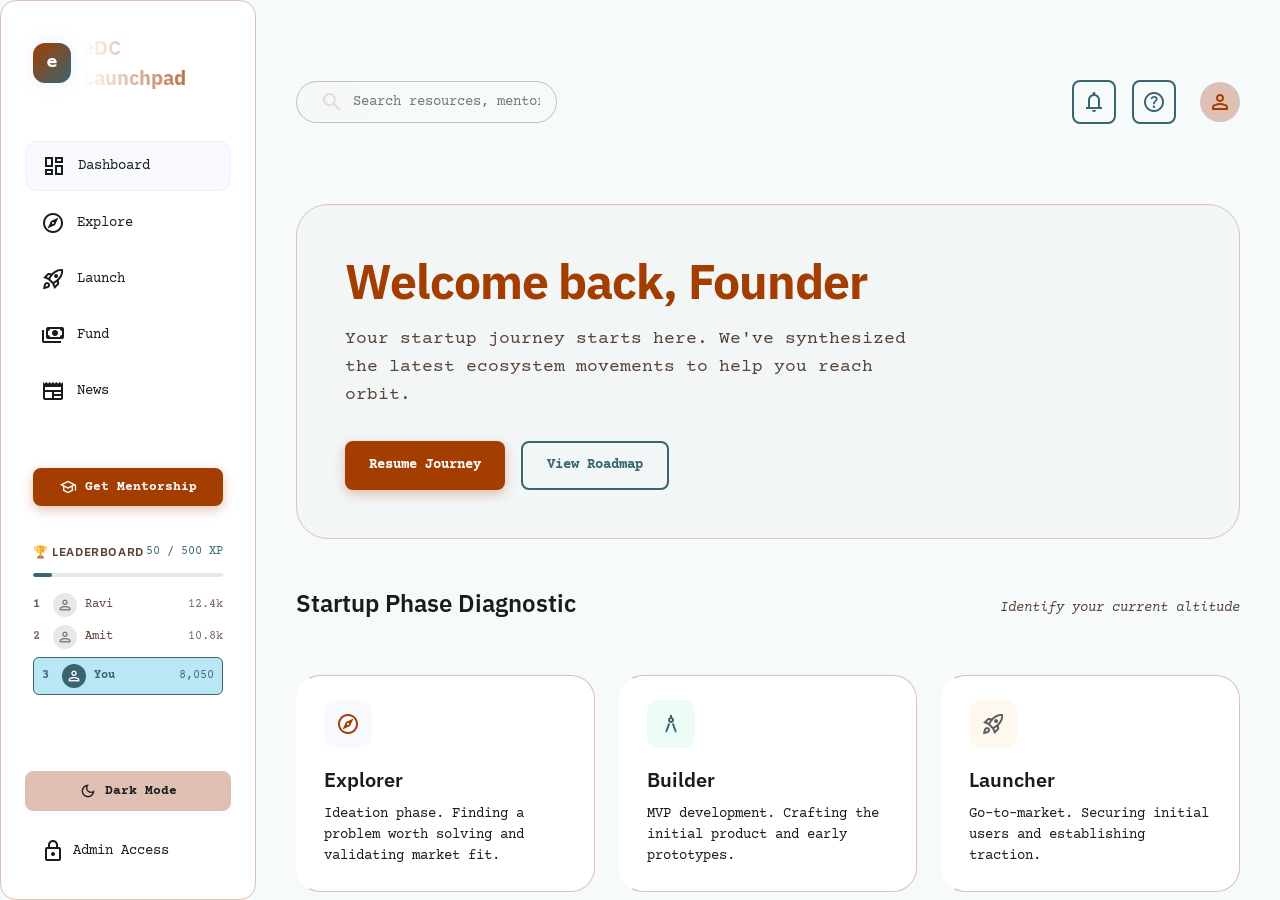
<file: index.html>
<!DOCTYPE html>
<html lang="en">
<head>
  <meta charset="UTF-8">
  <meta name="viewport" content="width=device-width, initial-scale=1.0">
  <title>eDC Launchpad - Dashboard</title>
  <link rel="stylesheet" href="style.css">
</head>
<body>
  <div class="app-container">
    <!-- Navigation Sidebar -->
    <div id="sidebar-container"></div>

    <!-- Main Content Area -->
    <main class="main-content animate-fade-in">
      <div class="space-y-12" style="display: flex; flex-direction: column; gap: 3rem;">
        
        <!-- Top App Bar -->
        <div style="display: flex; justify-content: space-between; align-items: center; margin-bottom: 2rem;">
          <div class="relative w-full" style="max-width: 28rem; position: relative;">
            <span class="material-symbols-outlined search-icon" style="font-variation-settings: 'FILL' 0">search</span>
            <input class="search-input" style="padding: 0.75rem 1rem 0.75rem 3.5rem; font-size: 0.875rem; border-radius: 9999px;" placeholder="Search resources, mentors, startups..." type="text">
          </div>
          <div style="display: flex; align-items: center; gap: 1.5rem;">
            <div style="display: flex; gap: 1rem;">
              <button class="btn btn-secondary" style="border: none; padding: 0.5rem; border-radius: 50%;">
                <span class="material-symbols-outlined" style="font-variation-settings: 'FILL' 0">notifications</span>
              </button>
              <button class="btn btn-secondary" style="border: none; padding: 0.5rem; border-radius: 50%;">
                <span class="material-symbols-outlined" style="font-variation-settings: 'FILL' 0">help_outline</span>
              </button>
            </div>
            <div style="width: 2.5rem; height: 2.5rem; border-radius: 50%; border: 2px solid rgba(173, 198, 255, 0.2); display: flex; align-items: center; justify-content: center; background: var(--color-outline-variant); color: var(--color-primary);">
              <span class="material-symbols-outlined" style="font-size: 1.5rem;">person</span>
            </div>
          </div>
        </div>

        <!-- Hero Banner -->
        <section class="glass-panel" style="position: relative; overflow: hidden; border-radius: 2rem; padding: 3rem; border: 1px solid var(--color-outline-variant); background: rgba(var(--glass-color-rgb), 0.02);">
          <div style="position: relative; z-index: 10; display: flex; flex-direction: column; justify-content: center;">
            <h2 class="font-display-lg text-primary" style="margin-bottom: 1rem;">Welcome back, Founder</h2>
            <p class="font-body-lg" style="max-width: 36rem; margin-bottom: 2rem;">Your startup journey starts here. We've synthesized the latest ecosystem movements to help you reach orbit.</p>
            <div style="display: flex; gap: 1rem;">
              <a href="launch.html" class="btn btn-primary">Resume Journey</a>
              <a href="#" class="btn btn-secondary">View Roadmap</a>
            </div>
          </div>
        </section>

        <!-- Stage Diagnostic Wizard -->
        <section style="display: flex; flex-direction: column; gap: 1.5rem;">
          <div style="display: flex; justify-content: space-between; align-items: flex-end;">
            <h3 class="font-headline-md">Startup Phase Diagnostic</h3>
            <p class="text-on-surface-variant font-body-sm" style="font-style: italic;">Identify your current altitude</p>
          </div>
          
          <div class="dashboard-grid" style="display: grid; grid-template-columns: repeat(auto-fit, minmax(220px, 1fr)); gap: 1.5rem;">
            <!-- Explorer -->
            <a href="explore.html?stage=explorer" class="glass-panel glass-card" style="border-radius: 1.5rem; padding: 1.5rem; text-decoration: none; color: inherit; display: flex; flex-direction: column; border-left: 4px solid transparent;">
              <div style="width: 3rem; height: 3rem; border-radius: 0.75rem; background: rgba(173, 198, 255, 0.1); display: flex; align-items: center; justify-content: center; color: var(--color-primary); margin-bottom: 1rem;">
                <span class="material-symbols-outlined" style="font-variation-settings: 'FILL' 0">explore</span>
              </div>
              <h4 class="font-headline-md" style="font-size: 1.25rem; margin-bottom: 0.5rem;">Explorer</h4>
              <p class="font-body-sm">Ideation phase. Finding a problem worth solving and validating market fit.</p>
            </a>
            
            <!-- Builder -->
            <a href="explore.html?stage=builder" class="glass-panel glass-card" style="border-radius: 1.5rem; padding: 1.5rem; text-decoration: none; color: inherit; display: flex; flex-direction: column; border-left: 4px solid transparent;">
              <div style="width: 3rem; height: 3rem; border-radius: 0.75rem; background: rgba(78, 222, 163, 0.1); display: flex; align-items: center; justify-content: center; color: var(--color-secondary); margin-bottom: 1rem;">
                <span class="material-symbols-outlined" style="font-variation-settings: 'FILL' 0">architecture</span>
              </div>
              <h4 class="font-headline-md" style="font-size: 1.25rem; margin-bottom: 0.5rem;">Builder</h4>
              <p class="font-body-sm">MVP development. Crafting the initial product and early prototypes.</p>
            </a>
            
            <!-- Launcher -->
            <a href="explore.html?stage=launcher" class="glass-panel glass-card" style="border-radius: 1.5rem; padding: 1.5rem; text-decoration: none; color: inherit; display: flex; flex-direction: column; border-left: 4px solid transparent;">
              <div style="width: 3rem; height: 3rem; border-radius: 0.75rem; background: rgba(255, 185, 95, 0.1); display: flex; align-items: center; justify-content: center; color: var(--color-tertiary); margin-bottom: 1rem;">
                <span class="material-symbols-outlined" style="font-variation-settings: 'FILL' 0">rocket_launch</span>
              </div>
              <h4 class="font-headline-md" style="font-size: 1.25rem; margin-bottom: 0.5rem;">Launcher</h4>
              <p class="font-body-sm">Go-to-market. Securing initial users and establishing traction.</p>
            </a>
            
            <!-- Scaler -->
            <a href="explore.html?stage=scaler" class="glass-panel glass-card" style="border-radius: 1.5rem; padding: 1.5rem; text-decoration: none; color: inherit; display: flex; flex-direction: column; border-left: 4px solid transparent;">
              <div style="width: 3rem; height: 3rem; border-radius: 0.75rem; background: rgba(173, 198, 255, 0.1); display: flex; align-items: center; justify-content: center; color: var(--color-primary-container); margin-bottom: 1rem;">
                <span class="material-symbols-outlined" style="font-variation-settings: 'FILL' 0">trending_up</span>
              </div>
              <h4 class="font-headline-md" style="font-size: 1.25rem; margin-bottom: 0.5rem;">Scaler</h4>
              <p class="font-body-sm">Expansion phase. Optimizing unit economics and entering new markets.</p>
            </a>
          </div>
        </section>

        <!-- Quick Stats Row -->
        <section style="display: grid; grid-template-columns: repeat(auto-fit, minmax(320px, 1fr)); gap: 2rem;">
          <!-- Launch Progress -->
          <div class="glass-panel" style="border-radius: 1.5rem; padding: 2rem; cursor: pointer;" onclick="window.location.href='launch.html'">
            <div style="display: flex; justify-content: space-between; align-items: center; margin-bottom: 1.5rem;">
              <h3 class="font-headline-md">Resource Access Progress</h3>
              <span class="bg-secondary/15" style="border: 1px solid rgba(78, 222, 163, 0.3); color: var(--color-secondary); padding: 0.25rem 0.75rem; border-radius: 9999px; font-size: 0.75rem; font-weight: 600;">Ecosystem</span>
            </div>
            
            <div style="display: flex; flex-direction: column; gap: 1rem;">
              <div style="display: flex; justify-content: space-between; font-size: 0.875rem;">
                <span class="text-on-surface-variant">Resources connected: <span id="dash-milestones-text">0 / 4</span></span>
                <span class="text-secondary font-bold" id="dash-milestones-percent">0%</span>
              </div>
              <div class="progress-track">
                <div class="progress-fill secondary emerald-glow" id="dash-progress-fill" style="width: 0%;"></div>
              </div>
              <ul style="list-style: none; margin-top: 1rem; display: flex; flex-direction: column; gap: 0.75rem;">
                <li style="display: flex; align-items: center; gap: 0.75rem;" id="dash-task-item-1">
                  <span class="material-symbols-outlined text-on-surface-variant" style="font-variation-settings: 'FILL' 0">radio_button_unchecked</span>
                  <span class="text-on-surface-variant">HPC Facility Access</span>
                </li>
                <li style="display: flex; align-items: center; gap: 0.75rem;" id="dash-task-item-2">
                  <span class="material-symbols-outlined text-on-surface-variant" style="font-variation-settings: 'FILL' 0">radio_button_unchecked</span>
                  <span class="text-on-surface-variant">Makerspace Registration</span>
                </li>
              </ul>
            </div>
          </div>

          <!-- YC Deadline Warning -->
          <div class="glass-panel" style="border-radius: 1.5rem; padding: 2rem;">
            <div style="display: flex; justify-content: space-between; align-items: center; margin-bottom: 1.5rem;">
              <h3 class="font-headline-md">Deadline Alerts</h3>
              <span class="material-symbols-outlined text-tertiary" style="font-variation-settings: 'FILL' 1">event_note</span>
            </div>
            
            <div class="glass-card" style="border: 1px solid rgba(255, 185, 95, 0.2); background: rgba(255, 185, 95, 0.04); border-radius: 1rem; padding: 1.5rem; display: flex; justify-content: space-between; align-items: center;">
              <div>
                <p class="text-tertiary font-bold font-headline-md" style="font-size: 1.25rem;">YC S26 Application</p>
                <p class="text-on-surface-variant font-body-sm">Final submission window closing soon</p>
              </div>
              <div style="text-align: right;">
                <p class="text-tertiary font-display-lg" style="font-size: 2.25rem; line-height: 1;">5</p>
                <p class="text-tertiary font-label-md" style="font-size: 0.6875rem; text-transform: uppercase;">Days Left</p>
              </div>
            </div>
            <a href="fund.html" class="btn btn-secondary" style="width: 100%; margin-top: 1.5rem; text-align: center;">View All Deadlines</a>
          </div>
        </section>

      </div>
    </main>

    <!-- Leaderboard Sidebar -->
    <div id="leaderboard-container"></div>
  </div>

  <!-- Shared JavaScript Libraries -->
  <script src="db.js"></script>
  <script src="xp.js"></script>

  <!-- Page Specific JavaScript -->
  <script>
    document.addEventListener("DOMContentLoaded", () => {
      // Load progress indicators on Dashboard dynamically!
      const loadDashboardProgress = () => {
        const savedCampus = localStorage.getItem("campus_resources_applied");
        const campus = savedCampus ? JSON.parse(savedCampus) : {};

        const resources = ['makerspace', 'itto', 'rd_partnership', 'hpc', 'tech_support'];
        const completedTasks = resources.filter(key => campus[key] && campus[key].submitted).length;
        const totalTasks = resources.length;
        const percent = Math.round((completedTasks / totalTasks) * 100);

        const milestonesText = document.getElementById("dash-milestones-text");
        const milestonesPercent = document.getElementById("dash-milestones-percent");
        const progressFill = document.getElementById("dash-progress-fill");

        if (milestonesText) milestonesText.innerText = `${completedTasks} / ${totalTasks}`;
        if (milestonesPercent) milestonesPercent.innerText = `${percent}%`;
        if (progressFill) progressFill.style.width = `${percent}%`;

        // Update task lists status dynamically
        const task1El = document.getElementById("dash-task-item-1");
        const task2El = document.getElementById("dash-task-item-2");

        if (task1El) {
          task1El.innerHTML = campus.hpc && campus.hpc.submitted
            ? `<span class="material-symbols-outlined text-secondary" style="font-variation-settings: 'FILL' 1">check_circle</span>
               <span class="text-on-surface">HPC Facility Access Requested</span>`
            : `<span class="material-symbols-outlined text-on-surface-variant" style="font-variation-settings: 'FILL' 0">radio_button_unchecked</span>
               <span class="text-on-surface-variant">HPC Facility Access</span>`;
        }

        if (task2El) {
          task2El.innerHTML = campus.makerspace && campus.makerspace.submitted
            ? `<span class="material-symbols-outlined text-secondary" style="font-variation-settings: 'FILL' 1">check_circle</span>
               <span class="text-on-surface">Makerspace Registration Complete</span>`
            : `<span class="material-symbols-outlined text-on-surface-variant" style="font-variation-settings: 'FILL' 0">radio_button_unchecked</span>
               <span class="text-on-surface-variant">Makerspace Registration</span>`;
        }
      };

      loadDashboardProgress();

      // Recalculate dashboard progress if user edits checklists elsewhere
      window.addEventListener("xp-updated", loadDashboardProgress);
    });
  </script>
</body>
</html>
</file>
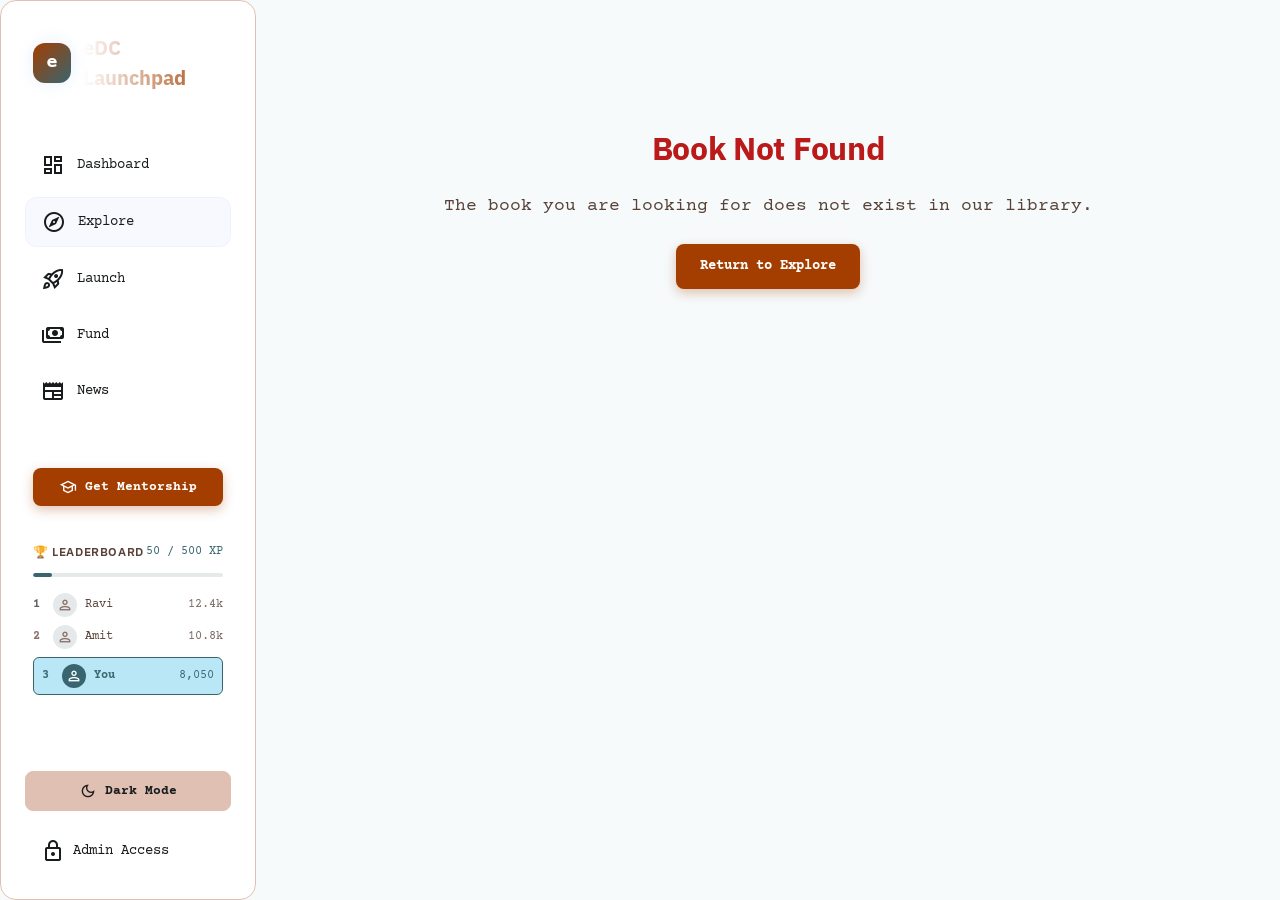
<file: book.html>
<!DOCTYPE html>
<html lang="en">
<head>
  <meta charset="UTF-8">
  <meta name="viewport" content="width=device-width, initial-scale=1.0">
  <title>eDC Launchpad - Book Detail</title>
  <link rel="stylesheet" href="style.css">
</head>
<body>
  <div class="app-container">
    <!-- Navigation Sidebar -->
    <div id="sidebar-container"></div>

    <!-- Main Content Area -->
    <main class="main-content animate-fade-in" id="book-content-container">
      <!-- Loader or Error screen placeholder -->
      <div style="padding: 3rem 0; text-align: center; color: var(--color-on-surface-variant);">
        Loading book details...
      </div>
    </main>

    <!-- Leaderboard Sidebar -->
    <div id="leaderboard-container"></div>
  </div>

  <!-- Shared Javascript -->
  <script src="db.js"></script>
  <script src="xp.js"></script>

  <!-- Page specific script -->
  <script>
    document.addEventListener("DOMContentLoaded", () => {
      const urlParams = new URLSearchParams(window.location.search);
      const bookId = urlParams.get('id');

      const getCompletedResources = () => {
        const saved = localStorage.getItem("completed_resources");
        return saved ? JSON.parse(saved) : { "lean-startup": true };
      };

      const getBookmarkedResources = () => {
        const saved = localStorage.getItem("bookmarked_resources");
        return saved ? JSON.parse(saved) : {};
      };

      // Load specific book
      const book = (window.booksData || []).find(b => b.id === bookId);
      const mainContainer = document.getElementById("book-content-container");

      if (!book) {
        if (mainContainer) {
          mainContainer.innerHTML = `
            <div style="max-width: 44rem; margin: 3rem auto; text-align: center; display: flex; flex-direction: column; gap: 1.5rem; align-items: center;">
              <h2 class="font-headline-lg text-error">Book Not Found</h2>
              <p class="font-body-lg text-on-surface-variant">The book you are looking for does not exist in our library.</p>
              <a href="explore.html" class="btn btn-primary">Return to Explore</a>
            </div>
          `;
        }
        return;
      }

      // Render book details
      const renderBookDetails = () => {
        const completed = getCompletedResources();
        const bookmarks = getBookmarkedResources();

        const isDone = completed[book.id];
        const isBookmarked = bookmarks[book.id];

        // 3 similar books
        const similar = (window.booksData || [])
          .filter(b => b.id !== book.id)
          .slice(0, 3);

        mainContainer.innerHTML = `
          <div class="detail-layout">
            <!-- Back Nav -->
            <a href="explore.html" class="btn btn-secondary btn-icon-sm" style="width: fit-content; border: none; padding-left: 0; display: flex; align-items: center; gap: 0.5rem; color: var(--color-primary);">
              <span class="material-symbols-outlined" style="font-size: 1.25rem;">arrow_back</span>
              Back to Explore
            </a>

            <!-- Header Panel -->
            <div class="glass-panel book-header-panel">
              <!-- Large Cover -->
              <div class="book-cover-large">
                <img src="${book.coverUrl}" alt="${book.title}">
                ${isDone ? `
                  <div class="card-check" style="top: 0.75rem; right: 0.75rem;">
                    <span class="material-symbols-outlined text-sm font-bold">check</span>
                  </div>
                ` : ''}
                <div class="card-xp-badge" style="bottom: 0.75rem; left: 0.75rem;">+${book.xp} XP</div>
              </div>

              <!-- Information column -->
              <div class="book-info-col">
                <div>
                  <span class="type-tag">📖 ${book.type}</span>
                  <h1 class="font-headline-lg" style="margin-top: 0.5rem; line-height: 1.2;">${book.title}</h1>
                  <p class="font-body-md" style="margin-top: 0.25rem;">By <span class="text-primary font-label-md">${book.author}</span></p>
                </div>

                <div class="meta-stats-row">
                  <div class="meta-stat">
                    <span class="material-symbols-outlined text-tertiary" style="font-variation-settings: 'FILL' 1">star</span>
                    <strong>${book.rating}</strong>
                    <span>(${book.reviews} reviews)</span>
                  </div>
                  <div class="meta-stat">
                    <span class="material-symbols-outlined">bar_chart</span>
                    <span>${book.difficulty}</span>
                  </div>
                  <div class="meta-stat">
                    <span class="material-symbols-outlined">schedule</span>
                    <span>${book.time}</span>
                  </div>
                </div>

                <div class="stage-tags-row">
                  ${book.stage.map(stg => `<span class="stage-tag">${stg}</span>`).join('')}
                </div>

                <div class="actions-row">
                  ${isDone ? `
                    <button class="btn btn-completed" style="flex: 1;"><span class="material-symbols-outlined font-bold" style="font-size: 1rem;">check</span>Completed (+${book.xp} XP)</button>
                  ` : `
                    <button class="btn btn-primary" style="flex: 1;" onclick="handleMarkCompleted()"><span class="material-symbols-outlined font-bold" style="font-size: 1rem;">check</span>Mark as Done</button>
                  `}

                  <button class="btn btn-secondary ${isBookmarked ? 'btn-bookmark-active' : ''}" style="display: flex; gap: 0.5rem;" onclick="handleToggleBookmark()">
                    <span class="material-symbols-outlined" style="font-variation-settings: 'FILL' ${isBookmarked ? 1 : 0}; font-size: 1.125rem;">bookmark</span>
                    <span>${isBookmarked ? 'Bookmarked' : 'Bookmark'}</span>
                  </button>
                </div>
              </div>
            </div>

            <!-- About Section -->
            <div class="glass-panel info-panel">
              <h2>📝 About This Book</h2>
              <p class="about-text">${book.description}</p>
              
              ${book.keyTakeaways && book.keyTakeaways.length > 0 ? `
                <div style="margin-top: 1.5rem;">
                  <h3 class="font-label-md" style="margin-bottom: 0.75rem; color: var(--color-on-surface);">Key Takeaways:</h3>
                  <div class="bullets-grid">
                    ${book.keyTakeaways.map(t => `
                      <div class="bullet-li">
                        <span class="bullet-dot">•</span>
                        <span>${t}</span>
                      </div>
                    `).join('')}
                  </div>
                </div>
              ` : ''}
            </div>

            <!-- PDF Viewer Embedded -->
            <div class="glass-panel info-panel">
              <div class="pdf-viewer-header">
                <h2 style="border: none; padding-bottom: 0; margin-bottom: 0; display: flex; align-items: center; gap: 0.5rem;">
                  <span class="material-symbols-outlined text-primary" style="font-size: 1.5rem;">menu_book</span>
                  📄 Read / Preview
                </h2>
                <div style="display: flex; gap: 0.75rem;">
                  <a href="${book.pdfPath}" target="_blank" rel="noreferrer" class="btn btn-secondary btn-icon-sm" style="display: flex; align-items: center; gap: 0.25rem;">
                    <span class="material-symbols-outlined" style="font-size: 0.875rem;">open_in_new</span>
                    Open in Tab
                  </a>
                  <a href="${book.pdfPath}" download class="btn btn-primary btn-icon-sm" style="display: flex; align-items: center; gap: 0.25rem; font-size: 0.75rem;">
                    <span class="material-symbols-outlined" style="font-size: 0.875rem;">download</span>
                    Download PDF
                  </a>
                </div>
              </div>
              
              <!-- PDF Iframe -->
              <div class="pdf-iframe-container">
                <iframe src="${book.pdfPath}" title="${book.title}" allow="autoplay"></iframe>
              </div>
            </div>

            <!-- Similar Books Section -->
            <div style="display: flex; flex-direction: column; gap: 1rem;">
              <h2 class="font-headline-md">📚 Similar Books</h2>
              <div class="grid-similar">
                ${similar.map(sim => {
                  const isSimDone = completed[sim.id];
                  return `
                    <div class="glass-card similar-card" onclick="window.location.href='book.html?id=${sim.id}'; window.scrollTo({top: 0, behavior: 'smooth'});">
                      <div class="similar-cover">
                        <img src="${sim.coverUrl}" alt="${sim.title}">
                        ${isSimDone ? `
                          <div class="card-check" style="width: 1.25rem; height: 1.25rem; top: 0.25rem; right: 0.25rem;">
                            <span class="material-symbols-outlined text-[10px] font-bold">check</span>
                          </div>
                        ` : ''}
                      </div>
                      <div class="similar-info">
                        <div>
                          <h4>${sim.title}</h4>
                          <p class="font-body-sm" style="font-size: 0.6875rem;">By ${sim.author}</p>
                        </div>
                        <div class="similar-footer">
                          <span>+${sim.xp} XP</span>
                          <span style="color: var(--color-secondary); font-weight: 600; text-transform: uppercase; letter-spacing: 0.05em;">${sim.difficulty}</span>
                        </div>
                      </div>
                    </div>
                  `;
                }).join('')}
              </div>
            </div>

          </div>
        `;
      };

      // Handler functions
      window.handleMarkCompleted = () => {
        const completed = getCompletedResources();
        completed[book.id] = true;
        localStorage.setItem("completed_resources", JSON.stringify(completed));
        window.dispatchEvent(new Event("xp-updated"));
        if (window.updateXPUI) window.updateXPUI();
        renderBookDetails();
      };

      window.handleToggleBookmark = () => {
        const bookmarks = getBookmarkedResources();
        bookmarks[book.id] = !bookmarks[book.id];
        localStorage.setItem("bookmarked_resources", JSON.stringify(bookmarks));
        window.dispatchEvent(new Event("xp-updated"));
        if (window.updateXPUI) window.updateXPUI();
        renderBookDetails();
      };

      // Initial Render
      renderBookDetails();
    });
  </script>
</body>
</html>
</file>
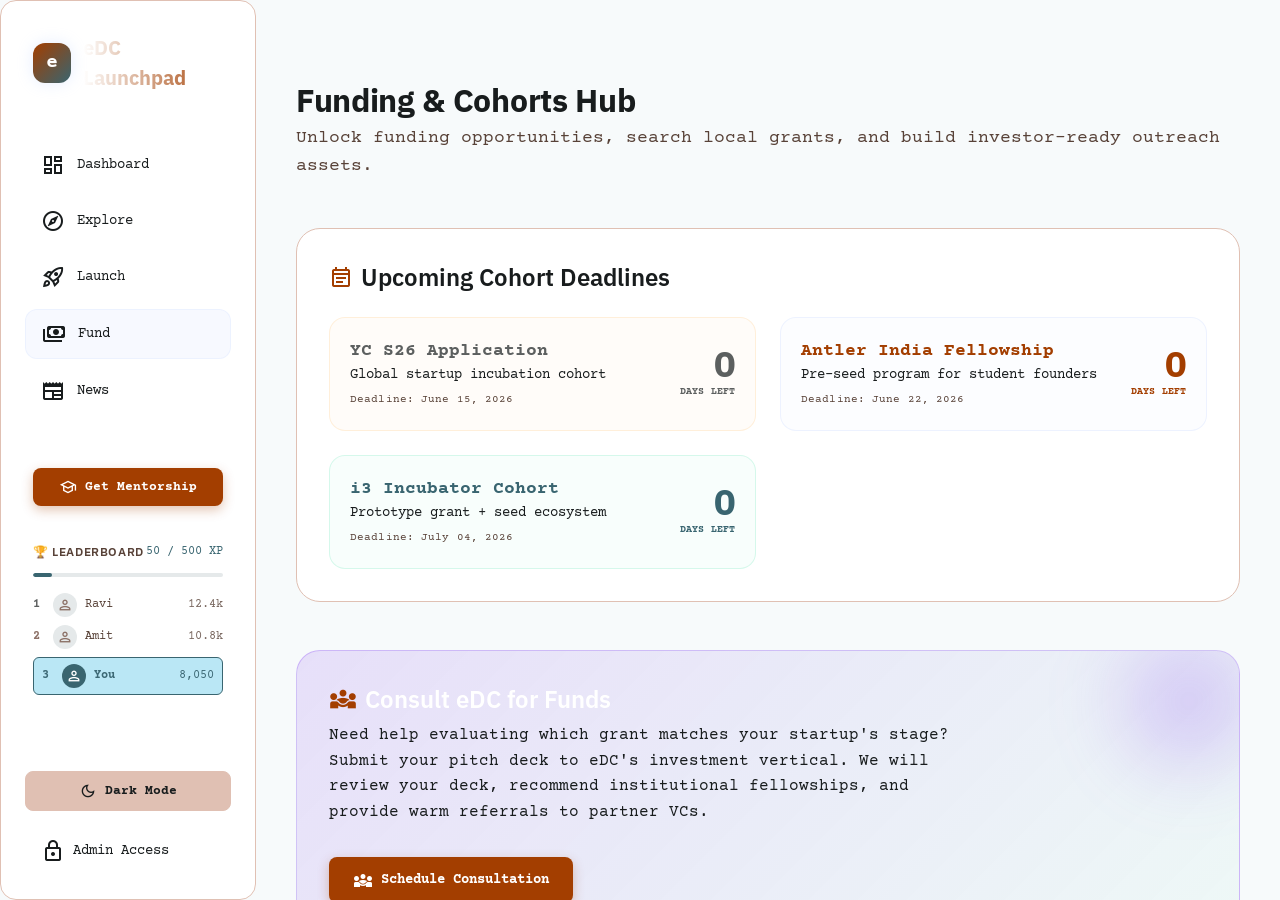
<file: fund.html>
<!DOCTYPE html>
<html lang="en">
<head>
  <meta charset="UTF-8">
  <meta name="viewport" content="width=device-width, initial-scale=1.0">
  <title>eDC Launchpad - Funding & Cohorts</title>
  <link rel="stylesheet" href="style.css">
</head>
<body>
  <div class="app-container">
    <!-- Navigation Sidebar -->
    <div id="sidebar-container"></div>

    <!-- Main Content Area -->
    <main class="main-content animate-fade-in">
      <div class="space-y-12" style="display: flex; flex-direction: column; gap: 3rem;">
        
        <!-- Header -->
        <div>
          <h1 class="font-headline-lg">Funding & Cohorts Hub</h1>
          <p class="font-body-lg" style="margin-top: 0.25rem;">Unlock funding opportunities, search local grants, and build investor-ready outreach assets.</p>
        </div>

        <!-- DEADLINE TRACKER -->
        <section class="glass-panel" style="border-radius: 1.5rem; padding: 2rem;">
          <h3 class="font-headline-md" style="margin-bottom: 1.5rem; display: flex; align-items: center; gap: 0.5rem;">
            <span class="material-symbols-outlined text-primary" style="font-size: 1.5rem;">event_note</span>
            Upcoming Cohort Deadlines
          </h3>
          
          <div style="display: grid; grid-template-columns: repeat(auto-fit, minmax(280px, 1fr)); gap: 1.5rem;">
            <!-- Deadline 1 -->
            <div class="glass-card" style="border: 1px solid rgba(255, 185, 95, 0.2); background: rgba(255, 185, 95, 0.04); border-radius: 1rem; padding: 1.25rem; display: flex; justify-content: space-between; align-items: center;">
              <div>
                <h4 style="font-size: 1.125rem; font-weight: 600; color: var(--color-tertiary);">YC S26 Application</h4>
                <p class="font-body-sm">Global startup incubation cohort</p>
                <p class="font-label-md text-on-surface-variant" style="font-size: 0.6875rem; margin-top: 0.25rem; font-weight: 500;">Deadline: June 15, 2026</p>
              </div>
              <div style="text-align: right; flex-shrink: 0;">
                <p class="text-tertiary font-display-lg" id="yc-days" style="font-size: 2.25rem; line-height: 1; margin: 0;">5</p>
                <p class="text-tertiary font-label-md" style="font-size: 0.625rem; text-transform: uppercase; margin: 0;">Days Left</p>
              </div>
            </div>

            <!-- Deadline 2 -->
            <div class="glass-card" style="border: 1px solid rgba(173, 198, 255, 0.2); background: rgba(173, 198, 255, 0.04); border-radius: 1rem; padding: 1.25rem; display: flex; justify-content: space-between; align-items: center;">
              <div>
                <h4 style="font-size: 1.125rem; font-weight: 600; color: var(--color-primary);">Antler India Fellowship</h4>
                <p class="font-body-sm">Pre-seed program for student founders</p>
                <p class="font-label-md text-on-surface-variant" style="font-size: 0.6875rem; margin-top: 0.25rem; font-weight: 500;">Deadline: June 22, 2026</p>
              </div>
              <div style="text-align: right; flex-shrink: 0;">
                <p class="text-primary font-display-lg" id="antler-days" style="font-size: 2.25rem; line-height: 1; margin: 0;">12</p>
                <p class="text-primary font-label-md" style="font-size: 0.625rem; text-transform: uppercase; margin: 0;">Days Left</p>
              </div>
            </div>

            <!-- Deadline 3 -->
            <div class="glass-card" style="border: 1px solid rgba(78, 222, 163, 0.2); background: rgba(78, 222, 163, 0.04); border-radius: 1rem; padding: 1.25rem; display: flex; justify-content: space-between; align-items: center;">
              <div>
                <h4 style="font-size: 1.125rem; font-weight: 600; color: var(--color-secondary);">i3 Incubator Cohort</h4>
                <p class="font-body-sm">Prototype grant + seed ecosystem</p>
                <p class="font-label-md text-on-surface-variant" style="font-size: 0.6875rem; margin-top: 0.25rem; font-weight: 500;">Deadline: July 04, 2026</p>
              </div>
              <div style="text-align: right; flex-shrink: 0;">
                <p class="text-secondary font-display-lg" id="i3-days" style="font-size: 2.25rem; line-height: 1; margin: 0;">24</p>
                <p class="text-secondary font-label-md" style="font-size: 0.625rem; text-transform: uppercase; margin: 0;">Days Left</p>
              </div>
            </div>
          </div>
        </section>

        <!-- CONSULT EDC BANNER -->
        <section class="glass-panel" style="border-radius: 1.5rem; padding: 2rem; background: linear-gradient(135deg, rgba(138, 75, 243, 0.15) 0%, rgba(78, 222, 163, 0.05) 100%); border: 1px solid rgba(138, 75, 243, 0.3); position: relative; overflow: hidden; display: flex; align-items: center; justify-content: space-between; flex-wrap: wrap; gap: 2rem;">
          <!-- Glowing background accent -->
          <div style="position: absolute; right: -50px; top: -50px; width: 200px; height: 200px; background: radial-gradient(circle, rgba(138, 75, 243, 0.3) 0%, transparent 70%); pointer-events: none; filter: blur(30px);"></div>
          
          <div style="max-width: 650px; z-index: 1;">
            <h3 class="font-headline-md" style="margin-bottom: 0.5rem; color: #fff; display: flex; align-items: center; gap: 0.5rem; margin-top: 0;">
              <span class="material-symbols-outlined text-primary" style="font-size: 1.75rem;">diversity_3</span>
              Consult eDC for Funds
            </h3>
            <p class="font-body-md" style="color: var(--text-secondary); margin: 0; line-height: 1.6;">
              Need help evaluating which grant matches your startup's stage? Submit your pitch deck to eDC's investment vertical. We will review your deck, recommend institutional fellowships, and provide warm referrals to partner VCs.
            </p>
          </div>
          <div style="z-index: 1; flex-shrink: 0;">
            <button onclick="openConsultFundsModal()" class="btn btn-primary flex items-center gap-2" style="font-weight: 600; padding: 0.8rem 1.5rem; border-radius: 1rem; border: none; cursor: pointer; box-shadow: 0 0 20px rgba(138, 75, 243, 0.4); display: flex; align-items: center;">
              <span class="material-symbols-outlined" style="font-size: 1.25rem;">diversity_3</span>
              Schedule Consultation
            </button>
          </div>
        </section>

        <!-- FILTERABLE FUNDING DATABASE -->
        <section class="glass-panel" style="border-radius: 1.5rem; padding: 2rem;">
          <div style="display: flex; flex-direction: column; gap: 1rem; margin-bottom: 2rem;">
            <h3 class="font-headline-md" style="display: flex; align-items: center; gap: 0.5rem; margin: 0;">
              <span class="material-symbols-outlined text-primary" style="font-size: 1.5rem;">monetization_on</span>
              Grants & Funding Opportunity Database
            </h3>
            <p class="font-body-md text-on-surface-variant" style="margin: 0;">Discover matching institutional fellowships, research grants, incubator programs, and venture capital cohorts.</p>
            
            <!-- Filters & Search Bar -->
            <div style="display: flex; flex-direction: column; gap: 1rem; margin-top: 1rem; background: rgba(var(--glass-color-rgb),0.02); padding: 1.25rem; border-radius: 1rem; border: 1px solid var(--color-outline-variant);">
              <div style="position: relative; width: 100%;">
                <span class="material-symbols-outlined" style="position: absolute; left: 1rem; top: 50%; transform: translateY(-50%); color: var(--color-outline);">search</span>
                <input type="text" id="funding-search" class="form-input" placeholder="Search by name, sponsor, or keyword..." style="width: 100%; box-sizing: border-box; padding-left: 2.75rem;">
              </div>
              
              <div style="display: flex; flex-wrap: wrap; gap: 1.5rem; align-items: center;">
                <div style="display: flex; align-items: center; gap: 0.5rem;">
                  <span class="font-label-md text-on-surface-variant" style="font-size: 0.75rem; text-transform: uppercase;">Type:</span>
                  <div style="display: flex; gap: 0.375rem;" id="filter-type">
                    <button class="stage-tag active" data-type="all">All</button>
                    <button class="stage-tag" data-type="grant">Grants</button>
                    <button class="stage-tag" data-type="vc">VC Funds</button>
                    <button class="stage-tag" data-type="incubator">Incubators</button>
                  </div>
                </div>
                
                <div style="display: flex; align-items: center; gap: 0.5rem;">
                  <span class="font-label-md text-on-surface-variant" style="font-size: 0.75rem; text-transform: uppercase;">Stage:</span>
                  <div style="display: flex; gap: 0.375rem;" id="filter-stage">
                    <button class="stage-tag active" data-stage="all">All</button>
                    <button class="stage-tag" data-stage="ideation">Ideation</button>
                    <button class="stage-tag" data-stage="mvp">MVP</button>
                    <button class="stage-tag" data-stage="scale">Scale</button>
                  </div>
                </div>
              </div>
            </div>
          </div>
          
          <!-- Funding Opportunities Grid -->
          <div id="funding-grid" style="display: grid; grid-template-columns: repeat(auto-fit, minmax(320px, 1fr)); gap: 1.5rem;">
            <!-- Rendered dynamically -->
          </div>
        </section>

        <!-- FUNDRAISING & PITCH RESOURCES -->
        <section class="glass-panel" style="border-radius: 1.5rem; padding: 2rem;">
          <h3 class="font-headline-md" style="margin-bottom: 1.5rem; display: flex; align-items: center; gap: 0.5rem;">
            <span class="material-symbols-outlined text-primary" style="font-size: 1.5rem;">menu_book</span>
            Fundraising & Pitch Playbooks
          </h3>
          
          <div style="display: grid; grid-template-columns: repeat(auto-fit, minmax(240px, 1fr)); gap: 1.5rem;">
            <!-- Resource 1 -->
            <div class="glass-card" style="border-radius: 1rem; padding: 1.25rem; display: flex; flex-direction: column; justify-content: space-between; min-height: 12rem;">
              <div>
                <span class="material-symbols-outlined text-primary" style="font-size: 2rem; margin-bottom: 0.75rem;">presentation_play</span>
                <h4 style="font-size: 1rem; font-weight: 600; color: var(--color-on-surface); margin-bottom: 0.375rem;">IITD Pitch Deck Template</h4>
                <p class="font-body-sm" style="color: var(--color-on-surface-variant); font-size: 0.8125rem;">Standardized 10-slide deck recommended for FITT, incubators, and local seed grants evaluations.</p>
              </div>
              <a href="https://docs.google.com/presentation" target="_blank" class="btn btn-secondary btn-icon-sm" style="font-size: 0.75rem; padding: 0.5rem; margin-top: 1.25rem; text-align: center; display: flex; justify-content: center; gap: 0.25rem; border-color: var(--color-outline-variant);">
                <span class="material-symbols-outlined" style="font-size: 0.875rem;">download</span> Open Template
              </a>
            </div>

            <!-- Resource 2 -->
            <div class="glass-card" style="border-radius: 1rem; padding: 1.25rem; display: flex; flex-direction: column; justify-content: space-between; min-height: 12rem;">
              <div>
                <span class="material-symbols-outlined text-secondary" style="font-size: 2rem; margin-bottom: 0.75rem;">import_contacts</span>
                <h4 style="font-size: 1rem; font-weight: 600; color: var(--color-on-surface); margin-bottom: 0.375rem;">Blume Ventures Playbook</h4>
                <p class="font-body-sm" style="color: var(--color-on-surface-variant); font-size: 0.8125rem;">Deep-dive guide mapping structural equity, cap-table configurations, and valuation math in India.</p>
              </div>
              <a href="https://blume.vc" target="_blank" class="btn btn-secondary btn-icon-sm" style="font-size: 0.75rem; padding: 0.5rem; margin-top: 1.25rem; text-align: center; display: flex; justify-content: center; gap: 0.25rem; border-color: var(--color-outline-variant);">
                <span class="material-symbols-outlined" style="font-size: 0.875rem;">north_east</span> Read Playbook
              </a>
            </div>

            <!-- Resource 3 -->
            <div class="glass-card" style="border-radius: 1rem; padding: 1.25rem; display: flex; flex-direction: column; justify-content: space-between; min-height: 12rem;">
              <div>
                <span class="material-symbols-outlined text-tertiary" style="font-size: 2rem; margin-bottom: 0.75rem;">ondemand_video</span>
                <h4 style="font-size: 1rem; font-weight: 600; color: var(--color-on-surface); margin-bottom: 0.375rem;">YC Seed Pitch Guide</h4>
                <p class="font-body-sm" style="color: var(--color-on-surface-variant); font-size: 0.8125rem;">Y Combinator's core principles for pitching seed investors, slide hierarchy, and narration tips.</p>
              </div>
              <a href="https://www.ycombinator.com/library" target="_blank" class="btn btn-secondary btn-icon-sm" style="font-size: 0.75rem; padding: 0.5rem; margin-top: 1.25rem; text-align: center; display: flex; justify-content: center; gap: 0.25rem; border-color: var(--color-outline-variant);">
                <span class="material-symbols-outlined" style="font-size: 0.875rem;">north_east</span> View Guide
              </a>
            </div>

            <!-- Resource 4 -->
            <div class="glass-card" style="border-radius: 1rem; padding: 1.25rem; display: flex; flex-direction: column; justify-content: space-between; min-height: 12rem;">
              <div>
                <span class="material-symbols-outlined text-primary" style="font-size: 2rem; margin-bottom: 0.75rem;">campaign</span>
                <h4 style="font-size: 1rem; font-weight: 600; color: var(--color-on-surface); margin-bottom: 0.375rem;">eDC Pitch Review Clinic</h4>
                <p class="font-body-sm" style="color: var(--color-on-surface-variant); font-size: 0.8125rem;">Schedule an office hour session with eDC tech vertical coordinators to review and critique your slides.</p>
              </div>
              <button onclick="openMentorshipModal()" class="btn btn-primary btn-icon-sm" style="font-size: 0.75rem; padding: 0.5rem; margin-top: 1.25rem; text-align: center; display: flex; justify-content: center; gap: 0.25rem; border: none; font-weight: 600;">
                <span class="material-symbols-outlined" style="font-size: 0.875rem;">event</span> Book Clinic Slot
              </button>
            </div>
          </div>
        </section>

      </div>
    </main>

    <!-- Leaderboard Sidebar -->
    <div id="leaderboard-container"></div>
  </div>

  <!-- Shared Javascript -->
  <script src="db.js"></script>
  <script src="xp.js"></script>

  <!-- Page specific script -->
  <script>
    document.addEventListener("DOMContentLoaded", () => {
      // 1. Mock Funding Database
      const fundingData = [
        {
          id: "fitt-seed",
          name: "IITD FITT Seed Support System",
          sponsor: "FITT, IIT Delhi",
          type: "grant",
          stage: "mvp",
          amount: "Up to ₹25 Lakhs",
          eligibility: "IITD student/alumni founders with validated working prototypes.",
          status: "open",
          link: "https://fitt-iitd.in/"
        },
        {
          id: "birac-big",
          name: "BIRAC BIG Grant",
          sponsor: "BIRAC, Govt of India",
          type: "grant",
          stage: "mvp",
          amount: "Up to ₹50 Lakhs",
          eligibility: "Biotech, MedTech, and healthcare innovators with proof of concept.",
          status: "open",
          link: "https://birac.nic.in/desc_new.php?id=83"
        },
        {
          id: "ihfc-cobotics",
          name: "IHFC Fellowship Grant",
          sponsor: "I-Hub Foundation for Cobotics",
          type: "grant",
          stage: "ideation",
          amount: "₹5-10 Lakhs + Incubation",
          eligibility: "Robotics, AI, and hardware innovators affiliated with IIT Delhi.",
          status: "open",
          link: "https://www.ihfc.co.in/"
        },
        {
          id: "antler-fellowship",
          name: "Antler India Fellowship",
          sponsor: "Antler India",
          type: "incubator",
          stage: "ideation",
          amount: "$20,000 Equity-free Grant",
          eligibility: "Student founders at ideation stage. Access to Antler resources.",
          status: "open",
          link: "https://www.antler.co/fellowship-india"
        },
        {
          id: "yc-cohort",
          name: "Y Combinator S26 Cohort",
          sponsor: "Y Combinator",
          type: "vc",
          stage: "mvp",
          amount: "$500,000 Seed Investment",
          eligibility: "Early-stage startups globally. Standard YC cohort program.",
          status: "open",
          link: "https://www.ycombinator.com/apply/"
        },
        {
          id: "idex-defence",
          name: "iDEX Defence Innovation Grant",
          sponsor: "Ministry of Defence",
          type: "grant",
          stage: "scale",
          amount: "Up to ₹1.5 Crores",
          eligibility: "Deep-tech startups solving defense and aerospace challenges.",
          status: "upcoming",
          link: "https://idex.gov.in/"
        },
        {
          id: "aic-fitt",
          name: "Atal Incubation Center Support",
          sponsor: "AIC-FITT, IIT Delhi",
          type: "incubator",
          stage: "ideation",
          amount: "Workspace + ₹10L Seed Grant",
          eligibility: "Physical incubation, mentoring and prototyping lab access.",
          status: "open",
          link: "https://fitt-iitd.in/web/aic-fitt/"
        }
      ];

      // 2. Deadline Ticking Countdown (Dynamic calculation relative to June 10, 2026)
      const updateDeadlines = () => {
        const today = new Date();
        
        // Target dates
        const targets = {
          yc: new Date("2026-06-15T00:00:00Z"),
          antler: new Date("2026-06-22T00:00:00Z"),
          i3: new Date("2026-07-04T00:00:00Z")
        };

        Object.entries(targets).forEach(([key, targetDate]) => {
          const el = document.getElementById(`${key}-days`);
          if (el) {
            const diffTime = targetDate - today;
            const diffDays = Math.max(0, Math.ceil(diffTime / (1000 * 60 * 60 * 24)));
            el.innerText = diffDays;
          }
        });
      };
      
      updateDeadlines();

      // 3. Render and Filter Funding opportunities
      const grid = document.getElementById("funding-grid");
      const searchInput = document.getElementById("funding-search");
      
      let filterType = "all";
      let filterStage = "all";

      const renderFundingGrid = () => {
        if (!grid) return;
        
        const query = (searchInput.value || "").toLowerCase();
        
        const filtered = fundingData.filter(item => {
          // Type filter
          if (filterType !== "all" && item.type !== filterType) return false;
          
          // Stage filter
          if (filterStage !== "all" && item.stage !== filterStage) return false;
          
          // Search query
          if (query) {
            const nameMatch = item.name.toLowerCase().includes(query);
            const sponsorMatch = item.sponsor.toLowerCase().includes(query);
            const descMatch = item.eligibility.toLowerCase().includes(query);
            return nameMatch || sponsorMatch || descMatch;
          }
          
          return true;
        });

        if (filtered.length === 0) {
          grid.innerHTML = `
            <div style="grid-column: 1 / -1; text-align: center; padding: 3rem; color: var(--color-on-surface-variant);">
              <span class="material-symbols-outlined" style="font-size: 3rem; margin-bottom: 0.5rem; opacity: 0.5;">info</span>
              <p class="font-body-md">No funding opportunities match your search parameters.</p>
            </div>
          `;
          return;
        }

        grid.innerHTML = filtered.map(item => {
          // Custom color styling for pills
          let typeLabel = "Grant";
          let typeColor = "rgba(78, 222, 163, 0.2)";
          let typeTextColor = "var(--color-secondary)";
          if (item.type === "vc") {
            typeLabel = "VC Fund";
            typeColor = "rgba(173, 198, 255, 0.2)";
            typeTextColor = "var(--color-primary)";
          } else if (item.type === "incubator") {
            typeLabel = "Incubator";
            typeColor = "rgba(255, 185, 95, 0.2)";
            typeTextColor = "var(--color-tertiary)";
          } else if (item.type === "fellowship") {
            typeLabel = "Fellowship";
            typeColor = "rgba(173, 198, 255, 0.2)";
            typeTextColor = "var(--color-primary)";
          }

          const statusColor = item.status === "open" ? "var(--color-secondary)" : "var(--color-tertiary)";
          const statusText = item.status === "open" ? "Open" : "Upcoming";

          return `
            <div class="glass-panel connect-card" style="padding: 1.5rem; min-height: 15rem; display: flex; flex-direction: column; justify-content: space-between;">
              <div>
                <div style="display: flex; justify-content: space-between; align-items: flex-start; gap: 0.5rem; margin-bottom: 0.75rem;">
                  <span class="stage-tag" style="background: ${typeColor}; border-color: transparent; color: ${typeTextColor}; font-size: 0.6875rem;">${typeLabel}</span>
                  <div style="display: flex; align-items: center; gap: 0.375rem;">
                    <span style="width: 6px; height: 6px; border-radius: 50%; background: ${statusColor};"></span>
                    <span class="font-label-md" style="font-size: 0.6875rem; color: var(--color-on-surface-variant); font-weight: 500;">${statusText}</span>
                  </div>
                </div>
                
                <h4 style="font-size: 1rem; font-weight: 600; color: var(--color-on-surface); margin-bottom: 0.25rem;">${item.name}</h4>
                <p class="font-label-md text-secondary" style="font-size: 0.75rem; margin-bottom: 0.75rem;">Provided by: ${item.sponsor}</p>
                <p class="font-body-sm" style="color: var(--color-on-surface-variant); margin-bottom: 1rem; line-height: 1.5;">${item.eligibility}</p>
              </div>
              
              <div style="display: flex; align-items: center; justify-content: space-between; border-top: 1px solid var(--color-outline-variant); padding-top: 1rem; margin-top: 0.5rem;">
                <div>
                  <span class="font-label-md text-on-surface-variant" style="font-size: 0.625rem; text-transform: uppercase;">Ticket Size:</span>
                  <p class="font-headline-md text-secondary" style="font-size: 0.9375rem; font-weight: 700; margin: 0;">${item.amount}</p>
                </div>
                <a href="${item.link}" target="_blank" class="btn btn-secondary btn-icon-sm" style="font-size: 0.75rem; padding: 0.4rem 0.8rem; border-color: rgba(173, 198, 255, 0.2); color: var(--color-primary);">
                  Apply <span class="material-symbols-outlined" style="font-size: 0.875rem;">north_east</span>
                </a>
              </div>
            </div>
          `;
        }).join("");
      };

      // Search & Filter event listeners
      if (searchInput) {
        searchInput.addEventListener("input", renderFundingGrid);
      }

      const typeButtons = document.querySelectorAll("#filter-type button");
      typeButtons.forEach(btn => {
        btn.addEventListener("click", () => {
          typeButtons.forEach(b => b.classList.remove("active"));
          btn.classList.add("active");
          filterType = btn.getAttribute("data-type");
          renderFundingGrid();
        });
      });

      const stageButtons = document.querySelectorAll("#filter-stage button");
      stageButtons.forEach(btn => {
        btn.addEventListener("click", () => {
          stageButtons.forEach(b => b.classList.remove("active"));
          btn.classList.add("active");
          filterStage = btn.getAttribute("data-stage");
          renderFundingGrid();
        });
      });

      renderFundingGrid();
    });
  </script>
</body>
</html>
</file>
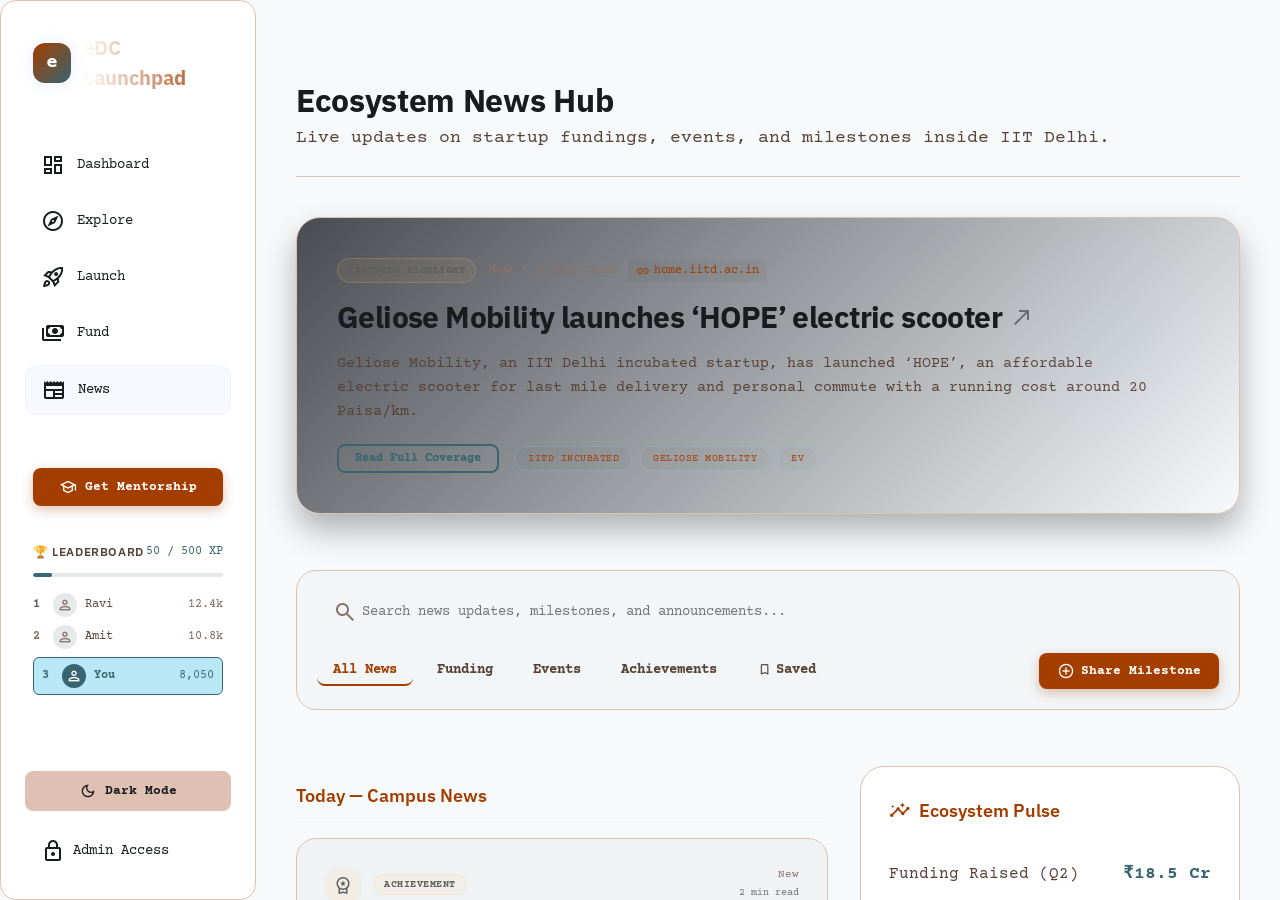
<file: news.html>
<!DOCTYPE html>
<html lang="en">
<head>
  <meta charset="UTF-8">
  <meta name="viewport" content="width=device-width, initial-scale=1.0">
  <title>eDC Launchpad - Ecosystem News Hub</title>
  <link rel="stylesheet" href="style.css">
</head>
<body>
  <div class="app-container">
    <!-- Navigation Sidebar -->
    <div id="sidebar-container"></div>

    <!-- Main Content Area -->
    <main class="main-content animate-fade-in">
      <div class="space-y-12" style="display: flex; flex-direction: column; gap: 2.5rem; max-width: 100%; margin: 0 auto;">
        
        <!-- Header -->
        <div style="border-bottom: 1px solid var(--color-outline-variant); padding-bottom: 1.5rem;">
          <h1 class="font-headline-lg">Ecosystem News Hub</h1>
          <p class="font-body-lg" style="margin-top: 0.25rem;">Live updates on startup fundings, events, and milestones inside IIT Delhi.</p>
        </div>

        <!-- Featured Story Section -->
        <div class="news-featured-panel" id="featured-news-container">
          <!-- Rendered dynamically by script -->
        </div>

        <!-- Search & Filters Container -->
        <div style="display: flex; flex-direction: column; gap: 1.25rem; background: rgba(var(--glass-color-rgb),0.02); padding: 1.25rem; border-radius: 1.25rem; border: 1px solid var(--color-outline-variant); margin-top: 1rem;">
          <div style="position: relative; width: 100%;">
            <span class="material-symbols-outlined" style="position: absolute; left: 1rem; top: 50%; transform: translateY(-50%); color: var(--color-outline);">search</span>
            <input type="text" id="news-search" class="form-input" placeholder="Search news updates, milestones, and announcements..." style="width: 100%; box-sizing: border-box; padding-left: 2.75rem;">
          </div>
          
          <div style="display: flex; justify-content: space-between; align-items: center; flex-wrap: wrap; gap: 1rem;">
            <div class="tabs-row" style="display: flex; gap: 0.5rem; flex-wrap: wrap; border-bottom: none; padding-bottom: 0;">
              <button class="tab-btn active" data-category="all" style="padding: 0.4rem 1rem; border-radius: 0.5rem; font-size: 0.85rem;">All News</button>
              <button class="tab-btn" data-category="funding" style="padding: 0.4rem 1rem; border-radius: 0.5rem; font-size: 0.85rem;">Funding</button>
              <button class="tab-btn" data-category="event" style="padding: 0.4rem 1rem; border-radius: 0.5rem; font-size: 0.85rem;">Events</button>
              <button class="tab-btn" data-category="achievement" style="padding: 0.4rem 1rem; border-radius: 0.5rem; font-size: 0.85rem;">Achievements</button>
              <button class="tab-btn" data-category="saved" style="padding: 0.4rem 1rem; border-radius: 0.5rem; font-size: 0.85rem; display: flex; align-items: center; gap: 0.25rem;">
                <span class="material-symbols-outlined" style="font-size: 0.95rem;">bookmark</span> Saved
              </button>
            </div>
            
            <!-- Share Milestone CTA -->
            <button onclick="openShareMilestoneModal()" class="btn btn-primary" style="font-size: 0.8125rem; padding: 0.55rem 1.125rem; border-radius: 0.75rem; border: none; font-weight: 600; cursor: pointer; display: flex; align-items: center; gap: 0.375rem; box-shadow: 0 0 15px rgba(138, 75, 243, 0.25);">
              <span class="material-symbols-outlined" style="font-size: 1.125rem;">add_circle</span> Share Milestone
            </button>
          </div>
        </div>

        <!-- Main News Layout Grid -->
        <div class="news-page-grid" style="margin-top: 1rem;">
          
          <!-- Left Column: News Feed -->
          <div style="display: flex; flex-direction: column; gap: 2rem;">
            <!-- News Items Feed Container -->
            <div class="news-layout" id="news-feed-container" style="display: flex; flex-direction: column; gap: 2.5rem;">
              <!-- Rendered dynamically -->
            </div>
          </div>

          <!-- Right Column: Sidebar (Ecosystem Pulse & Quick Links) -->
          <div style="display: flex; flex-direction: column; gap: 2rem;">
            
            <!-- Ecosystem Pulse Card -->
            <div class="glass-panel" style="border-radius: 1.5rem; padding: 1.75rem; display: flex; flex-direction: column; gap: 1.25rem;">
              <h3 class="font-headline-md" style="font-size: 1.125rem; display: flex; align-items: center; gap: 0.5rem; color: var(--color-primary); margin: 0;">
                <span class="material-symbols-outlined" style="font-size: 1.35rem;">insights</span>
                Ecosystem Pulse
              </h3>
              <div style="display: flex; flex-direction: column;">
                <div class="pulse-stat-row">
                  <span class="font-body-md text-on-surface-variant">Funding Raised (Q2)</span>
                  <strong class="text-secondary" style="font-size: 1.125rem;">₹18.5 Cr</strong>
                </div>
                <div class="pulse-stat-row">
                  <span class="font-body-md text-on-surface-variant">Incubated Startups</span>
                  <strong class="text-primary" style="font-size: 1.125rem;">42 Active</strong>
                </div>
                <div class="pulse-stat-row">
                  <span class="font-body-md text-on-surface-variant">Active Patents Filed</span>
                  <strong class="text-tertiary" style="font-size: 1.125rem;">12 Filed</strong>
                </div>
                <div class="pulse-stat-row">
                  <span class="font-body-md text-on-surface-variant">Upcoming Bootcamps</span>
                  <strong style="font-size: 1.125rem; color: var(--color-on-surface);">3 Scheduled</strong>
                </div>
              </div>
            </div>

            <!-- Ecosystem Calendar Widget -->
            <div class="glass-panel" style="border-radius: 1.5rem; padding: 1.75rem; display: flex; flex-direction: column; gap: 1rem;">
              <h3 class="font-headline-md" style="font-size: 1.125rem; display: flex; align-items: center; gap: 0.5rem; color: var(--color-secondary); margin: 0;">
                <span class="material-symbols-outlined" style="font-size: 1.35rem;">calendar_month</span>
                Ecosystem Calendar
              </h3>
              <div style="display: flex; flex-direction: column; gap: 0.875rem;" id="calendar-events-container">
                <!-- Rendered dynamically -->
              </div>
            </div>

          </div>
        </div>  </div>


            
          </div>
        </div>

      </div>
    </main>

    <!-- Right-hand Leaderboard placeholder element (kept for script compatibility, hidden by style.css rules) -->
    <div id="leaderboard-container" style="display: none;"></div>
  </div>



  <!-- Shared Javascript -->
  <script src="db.js"></script>
  <script src="xp.js"></script>

  <!-- Page specific script -->
  <script>
    document.addEventListener("DOMContentLoaded", () => {
      // News Database
      const newsItems = [
        {
          date: "Today — Campus News",
          articles: [
            {
              category: "achievement",
              title: "Geliose Mobility launches ‘HOPE’ electric scooter",
              desc: "Geliose Mobility, an IIT Delhi incubated startup, has launched ‘HOPE’, an affordable electric scooter for last mile delivery and personal commute with a running cost around 20 Paisa/km.",
              time: "New",
              readTime: "2 min read",
              highlights: ["IITD Incubated", "Geliose Mobility", "EV"],
              url: "https://home.iitd.ac.in/news-escooter.php"
            },
            {
              category: "achievement",
              title: "Antimicrobial Water Storage Containers ‘AqCure’",
              desc: "Mixing traditional science with nanotechnology, IIT Delhi-incubated startup Nanosafe Solutions has developed a range of antimicrobial water storage containers.",
              time: "Recent",
              readTime: "3 min read",
              highlights: ["Nanosafe Solutions", "Nanotechnology"],
              url: "https://home.iitd.ac.in/press-antim.php"
            }
          ]
        },
        {
          date: "Earlier — Campus News",
          articles: [
            {
              category: "achievement",
              title: "E-TEX and Clensta Launch Antiviral Protection Kit",
              desc: "Two IIT Delhi incubated startups E-TEX and Clensta have teamed up to launch an antiviral protection kit for masses.",
              time: "Archived",
              readTime: "2 min read",
              highlights: ["E-TEX", "Clensta", "Healthcare"],
              url: "https://home.iitd.ac.in/startup-etex.php"
            },
            {
              category: "achievement",
              title: "Fabiosys Innovations Develops Antiviral Fabric",
              desc: "Fabiosys Innovations, an IIT Delhi Startup, Develops Technology to Manufacture Extremely Affordable and Highly Effective Antiviral Fabric.",
              time: "Archived",
              readTime: "3 min read",
              highlights: ["Fabiosys Innovations", "Deep Tech"],
              url: "https://home.iitd.ac.in/show.php?id=3&in_sections=Startups"
            }
          ]
        }
      ];

      let currentCategory = 'all';

      // Bookmarks helper functions
      const getBookmarks = () => {
        const bookmarks = localStorage.getItem("bookmarked_articles");
        return bookmarks ? JSON.parse(bookmarks) : {};
      };

      window.toggleBookmark = (title) => {
        const bookmarks = getBookmarks();
        if (bookmarks[title]) {
          delete bookmarks[title];
        } else {
          bookmarks[title] = true;
        }
        localStorage.setItem("bookmarked_articles", JSON.stringify(bookmarks));
        renderNews();
      };

      // Merging static news with user-submitted custom milestones
      const getMergedNewsItems = () => {
        const cloned = JSON.parse(JSON.stringify(newsItems));
        
        // Load custom milestones
        const customs = localStorage.getItem("custom_milestones");
        const customsList = customs ? JSON.parse(customs) : [];
        
        if (customsList.length > 0 && cloned.length > 0) {
          cloned[0].articles = [...customsList, ...cloned[0].articles];
        }
        return cloned;
      };

      // Ecosystem Calendar Definition
      const calendarEvents = [
        {
          id: "patent-filing",
          title: "Patent Filing Bootcamp",
          date: "Saturday, June 13",
          time: "09:30 AM",
          location: "Block VI, IITD",
          month: "Jun",
          day: "13",
          colorClass: "primary",
          bgLight: "rgba(173,198,255,0.1)"
        },
        {
          id: "safety-training",
          title: "Makerspace Safety Training",
          date: "Wednesday, June 17",
          time: "10:00 AM",
          location: "Main Workshop",
          month: "Jun",
          day: "17",
          colorClass: "secondary",
          bgLight: "rgba(78,222,163,0.1)"
        },
        {
          id: "pitch-day",
          title: "Pre-Seed Pitch Day",
          date: "Monday, June 22",
          time: "02:00 PM",
          location: "Seminar Hall",
          month: "Jun",
          day: "22",
          colorClass: "tertiary",
          bgLight: "rgba(255,185,95,0.1)"
        }
      ];

      const renderEcosystemCalendar = () => {
        const container = document.getElementById("calendar-events-container");
        if (!container) return;

        const savedEvents = localStorage.getItem("registered_events");
        const registeredEvents = savedEvents ? JSON.parse(savedEvents) : {};

        container.innerHTML = calendarEvents.map(event => {
          const isRegistered = !!registeredEvents[event.id];
          return `
            <div class="glass-card flex justify-between items-center gap-3" style="padding: 1rem; border: 1px solid var(--color-outline-variant); border-radius: 1rem; background: var(--color-outline-variant);">
              <div style="display: flex; gap: 0.75rem; align-items: flex-start; flex: 1;">
                <div style="background: ${event.bgLight}; color: var(--color-${event.colorClass}); width: 2.75rem; height: 2.75rem; border-radius: 0.5rem; display: flex; flex-direction: column; align-items: center; justify-content: center; flex-shrink: 0; font-family: var(--font-family-display);">
                  <span style="font-size: 0.625rem; font-weight: bold; text-transform: uppercase;">${event.month}</span>
                  <span style="font-size: 1.125rem; font-weight: bold; line-height: 1;">${event.day}</span>
                </div>
                <div style="flex: 1;">
                  <h4 style="font-size: 0.8125rem; font-weight: 600; color: var(--color-on-surface); margin: 0 0 0.125rem 0;">${event.title}</h4>
                  <p class="font-body-sm" style="font-size: 0.6875rem; color: var(--text-secondary); margin: 0;">${event.time} • ${event.location}</p>
                </div>
              </div>
              <div style="flex-shrink: 0;">
                ${isRegistered ? `
                  <span class="flex items-center gap-1" style="font-size: 0.6875rem; color: #34d399; font-weight: 600; background: rgba(52, 211, 153, 0.1); padding: 0.35rem 0.65rem; border-radius: 0.5rem;">
                    <span class="material-symbols-outlined" style="font-size: 0.8125rem;">check_circle</span> Registered
                  </span>
                ` : `
                  <button onclick="window.openRegisterEventModal('${event.id}', '${event.title.replace(/'/g, "\\'")}', '${event.date}', '${event.time}')" class="btn btn-secondary btn-icon-sm" style="font-size: 0.6875rem; padding: 0.35rem 0.65rem; border-radius: 0.5rem; border-color: var(--color-outline-variant); cursor: pointer;">
                    Register
                  </button>
                `}
              </div>
            </div>
          `;
        }).join("");
      };

      // Render Featured News Story
      const renderFeaturedNews = () => {
        const featuredContainer = document.getElementById("featured-news-container");
        if (!featuredContainer) return;

        const merged = getMergedNewsItems();
        let featured = null;
        for (let group of merged) {
          if (group.articles && group.articles.length > 0) {
            featured = group.articles[0];
            break;
          }
        }

        if (!featured) {
          featuredContainer.style.display = "none";
          return;
        }

        let featuredDomain = "iitd.ac.in";
        try {
          if (featured.url && featured.url !== "#") {
            featuredDomain = new URL(featured.url).hostname.replace('www.', '');
          }
        } catch (e) {
          featuredDomain = "external link";
        }

        featuredContainer.style.display = "flex";
        featuredContainer.innerHTML = `
          <div style="display: flex; flex-direction: column; gap: 0.75rem; max-width: 52rem;">
            <div style="display: flex; align-items: center; gap: 0.75rem; flex-wrap: wrap;">
              <span class="news-pill ${featured.category}">Featured highlight</span>
              <span class="font-body-sm" style="color: var(--color-outline); font-weight: 500;">${featured.time} • ${featured.readTime}</span>
              <a href="${featured.url || '#'}" target="_blank" rel="noopener noreferrer" style="font-size: 0.75rem; color: var(--color-primary); text-decoration: none; display: flex; align-items: center; gap: 0.25rem; background: rgba(var(--glass-color-rgb),0.05); padding: 2px 8px; border-radius: 4px;">
                <span class="material-symbols-outlined" style="font-size: 0.875rem;">link</span>
                ${featuredDomain}
              </a>
            </div>
            <h2 class="font-display-lg" style="font-size: 1.85rem; line-height: 1.25; margin-top: 0.25rem; color: var(--color-on-surface); margin-bottom: 0;">
              <a href="${featured.url || '#'}" target="_blank" rel="noopener noreferrer" style="color: inherit; text-decoration: none; display: inline-flex; align-items: center; gap: 0.5rem; transition: color 0.2s;" onmouseover="this.style.color='var(--color-primary)'" onmouseout="this.style.color='var(--color-on-surface)'">
                ${featured.title}
                <span class="material-symbols-outlined" style="font-size: 1.5rem; opacity: 0.5;">north_east</span>
              </a>
            </h2>
            <p class="font-body-lg" style="margin-top: 0.25rem; line-height: 1.6; font-size: 0.9375rem; color: var(--color-on-surface-variant);">${featured.desc}</p>
            <div style="display: flex; gap: 1rem; margin-top: 0.5rem; align-items: center; flex-wrap: wrap;">
              <button class="btn btn-secondary btn-icon-sm" onclick="window.open('${featured.url || '#'}', '_blank')" style="border-color: var(--color-outline-variant); font-size: 0.75rem; padding: 0.375rem 1rem;">Read Full Coverage</button>
              <div style="display: flex; gap: 0.5rem;">
                ${featured.highlights.map(h => `<span class="stage-tag" style="font-size: 0.625rem; border-color: rgba(173, 198, 255, 0.2); color: var(--color-primary);">${h}</span>`).join('')}
              </div>
            </div>
          </div>
        `;
      };
 
      // Render News Feed
      const renderNews = () => {
        const container = document.getElementById("news-feed-container");
        if (!container) return;
 
        const searchInput = document.getElementById("news-search");
        const searchQuery = searchInput ? searchInput.value.toLowerCase().trim() : "";
        const bookmarks = getBookmarks();
        const merged = getMergedNewsItems();

        let hasArticles = false;
 
        const html = merged.map(group => {
          // Filter articles in group
          const filteredArticles = group.articles.filter(article => {
            const matchesCategory = currentCategory === 'all' || 
                                    (currentCategory === 'saved' && bookmarks[article.title]) || 
                                    article.category === currentCategory;
            
            const matchesSearch = article.title.toLowerCase().includes(searchQuery) ||
                                  article.desc.toLowerCase().includes(searchQuery) ||
                                  article.highlights.some(h => h.toLowerCase().includes(searchQuery));
                                  
            return matchesCategory && matchesSearch;
          });
 
          if (filteredArticles.length === 0) return '';
          hasArticles = true;
 
          return `
            <div style="display: flex; flex-direction: column; gap: 1.25rem;">
              <h3 class="news-date-header">${group.date}</h3>
              <div style="display: flex; flex-direction: column; gap: 1.25rem;">
                ${filteredArticles.map(article => {
                  const isBookmarked = !!bookmarks[article.title];
                  let domainName = "iitd.ac.in";
                  try {
                    if (article.url && article.url !== "#") {
                      domainName = new URL(article.url).hostname.replace('www.', '');
                    }
                  } catch (e) {
                    domainName = "external link";
                  }
                  
                  return `
                    <div class="news-card-revamped ${article.category}">
                      <div style="display: flex; justify-content: space-between; align-items: flex-start; gap: 1rem;">
                        <div style="display: flex; gap: 0.75rem; align-items: center;">
                          <div class="news-icon-badge ${article.category}">
                            <span class="material-symbols-outlined" style="font-size: 1.25rem;">
                              ${article.category === 'funding' ? 'payments' : article.category === 'event' ? 'calendar_today' : 'workspace_premium'}
                            </span>
                          </div>
                          <div>
                            <span class="news-pill ${article.category}">${article.category}</span>
                          </div>
                        </div>
                        <div style="text-align: right; display: flex; flex-direction: column; align-items: flex-end; gap: 0.125rem;">
                          <span class="font-body-sm" style="font-size: 0.6875rem; color: var(--color-outline); font-weight: 500;">${article.time}</span>
                          <span class="font-body-sm" style="font-size: 0.625rem; opacity: 0.6;">${article.readTime}</span>
                        </div>
                      </div>
                      
                      <div>
                        <h3 class="font-headline-md" style="font-size: 1.125rem; font-weight: 600; margin-bottom: 0.375rem;">
                          <a href="${article.url || '#'}" target="_blank" rel="noopener noreferrer" style="color: var(--color-on-surface); text-decoration: none; display: inline-flex; align-items: center; gap: 0.375rem; transition: color 0.2s;" onmouseover="this.style.color='var(--color-primary)'" onmouseout="this.style.color='var(--color-on-surface)'">
                            ${article.title}
                            <span class="material-symbols-outlined" style="font-size: 1rem; opacity: 0.5;">north_east</span>
                          </a>
                        </h3>
                        
                        <!-- Domain source link -->
                        <div style="display: flex; align-items: center; gap: 0.25rem; margin-bottom: 0.75rem; margin-top: -0.125rem;">
                          <span class="material-symbols-outlined" style="font-size: 0.875rem; color: var(--color-primary);">link</span>
                          <a href="${article.url || '#'}" target="_blank" rel="noopener noreferrer" style="font-size: 0.75rem; color: var(--text-secondary); text-decoration: none; font-family: monospace;" onmouseover="this.style.textDecoration='underline'; this.style.color='var(--color-primary)';" onmouseout="this.style.textDecoration='none'; this.style.color='var(--text-secondary)';">
                            ${domainName}
                          </a>
                        </div>
                        
                        <p class="font-body-md text-on-surface-variant" style="line-height: 1.5; font-size: 0.875rem; margin-bottom: 0.5rem;">${article.desc}</p>
                      </div>
 
                      ${article.highlights ? `
                        <div style="display: flex; gap: 0.5rem; flex-wrap: wrap; margin-top: 0.25rem; margin-bottom: 0.25rem;">
                          ${article.highlights.map(h => `<span class="stage-tag" style="font-size: 0.625rem; opacity: 0.85; border-color: var(--color-outline-variant);">${h}</span>`).join('')}
                        </div>
                      ` : ''}
                      
                      <div style="display: flex; justify-content: space-between; align-items: center; margin-top: 0.5rem; border-top: 1px solid var(--color-outline-variant); padding-top: 0.75rem;">
                        <a href="${article.url || '#'}" target="_blank" rel="noopener noreferrer" style="color: var(--color-primary); font-size: 0.75rem; font-weight: 600; text-decoration: none; display: flex; align-items: center; gap: 0.25rem;">
                          Read Coverage <span class="material-symbols-outlined" style="font-size: 0.875rem;">arrow_forward</span>
                        </a>
                        <div style="display: flex; gap: 0.5rem;">
                          <button class="btn btn-secondary btn-icon-sm" onclick="window.toggleBookmark('${article.title.replace(/'/g, "\\'")}')" style="border: none; padding: 0.25rem; border-radius: 50%; width: 1.75rem; height: 1.75rem; min-height: 0; display: flex; align-items: center; justify-content: center; background: ${isBookmarked ? 'rgba(138, 75, 243, 0.15)' : 'var(--color-outline-variant)'}; color: ${isBookmarked ? 'var(--color-primary)' : 'var(--text-secondary)'};" title="${isBookmarked ? 'Unsave article' : 'Save article'}">
                            <span class="material-symbols-outlined" style="font-size: 1rem;">${isBookmarked ? 'bookmark' : 'bookmark_border'}</span>
                          </button>
                          <button class="btn btn-secondary btn-icon-sm" onclick="event.stopPropagation(); navigator.clipboard.writeText('${article.url || '#'}').then(() => alert('Share link copied to clipboard!'))" style="border: none; padding: 0.25rem; border-radius: 50%; width: 1.75rem; height: 1.75rem; min-height: 0; display: flex; align-items: center; justify-content: center; background: var(--color-outline-variant); color: var(--text-secondary);" title="Share article">
                            <span class="material-symbols-outlined" style="font-size: 1rem;">share</span>
                          </button>
                        </div>
                      </div>
                    </div>
                  `;
                }).join('')}
              </div>
            </div>
          `;
        }).join('');
 
        if (!hasArticles) {
          if (currentCategory === 'saved') {
            container.innerHTML = `
              <div style="padding: 4rem 1rem; text-align: center; color: var(--text-secondary); background: rgba(var(--glass-color-rgb),0.01); border-radius: 1.25rem; border: 1px dashed var(--color-outline-variant);">
                <span class="material-symbols-outlined" style="font-size: 3rem; margin-bottom: 1rem; color: var(--color-primary);">bookmark_border</span>
                <h4 style="font-size: 1.1rem; color: #fff; margin-bottom: 0.25rem;">No saved articles</h4>
                <p style="font-size: 0.875rem;">Bookmark updates from the feed to save them here for reading later.</p>
              </div>
            `;
          } else {
            container.innerHTML = `
              <div style="padding: 4rem 1rem; text-align: center; color: var(--text-secondary); background: rgba(var(--glass-color-rgb),0.01); border-radius: 1.25rem; border: 1px dashed var(--color-outline-variant);">
                <span class="material-symbols-outlined" style="font-size: 3rem; margin-bottom: 1rem; color: var(--accent-orange);">search_off</span>
                <h4 style="font-size: 1.1rem; color: #fff; margin-bottom: 0.25rem;">No matching articles</h4>
                <p style="font-size: 0.875rem;">Try adjusting your search query or filters.</p>
              </div>
            `;
          }
        } else {
          container.innerHTML = html;
        }
      };
 
      // Search input handler
      const searchInputEl = document.getElementById("news-search");
      if (searchInputEl) {
        searchInputEl.addEventListener("input", renderNews);
      }
 
      // Tab selector bindings
      document.querySelectorAll(".tab-btn").forEach(btn => {
        btn.addEventListener("click", () => {
          document.querySelectorAll(".tab-btn").forEach(b => b.classList.remove("active"));
          btn.classList.add("active");
          currentCategory = btn.getAttribute("data-category");
          renderNews();
        });
      });
 
      // Listen to updates from modals
      window.addEventListener("news-updated", () => {
        renderNews();
        renderFeaturedNews();
      });

      window.addEventListener("calendar-updated", () => {
        renderEcosystemCalendar();
      });
 
      // Initialize page
      renderNews();
      renderFeaturedNews();
      renderEcosystemCalendar();
    });
  </script>
</body>
</html>
</file>
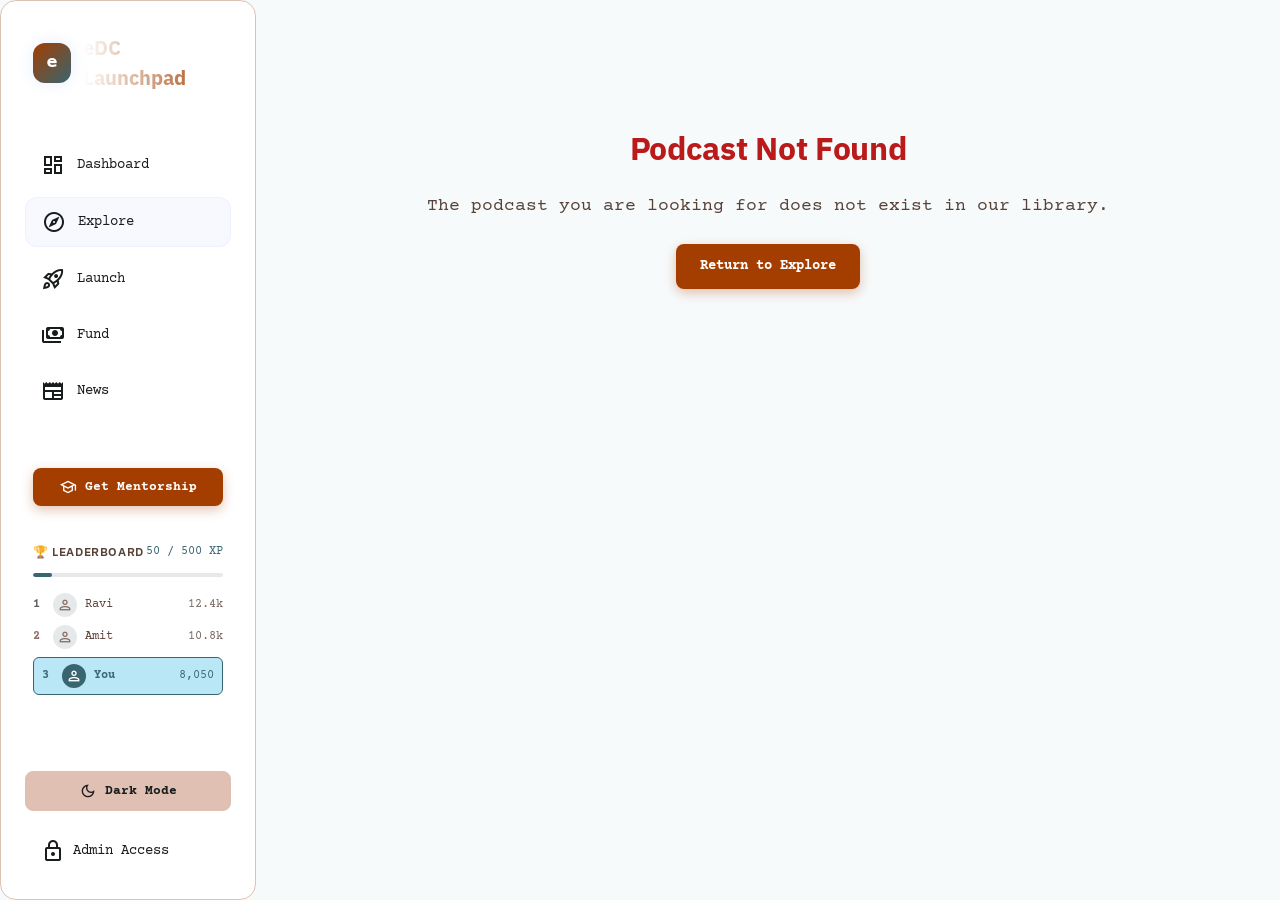
<file: podcast.html>
<!DOCTYPE html>
<html lang="en">
<head>
  <meta charset="UTF-8">
  <meta name="viewport" content="width=device-width, initial-scale=1.0">
  <title>eDC Launchpad - Podcast Detail</title>
  <link rel="stylesheet" href="style.css">
</head>
<body>
  <div class="app-container">
    <!-- Navigation Sidebar -->
    <div id="sidebar-container"></div>

    <!-- Main Content Area -->
    <main class="main-content animate-fade-in" id="podcast-content-container">
      <!-- Loader placeholder -->
      <div style="padding: 3rem 0; text-align: center; color: var(--color-on-surface-variant);">
        Loading podcast details...
      </div>
    </main>

    <!-- Leaderboard Sidebar -->
    <div id="leaderboard-container"></div>
  </div>

  <!-- Shared Javascript -->
  <script src="db.js"></script>
  <script src="xp.js"></script>

  <!-- Page specific script -->
  <script>
    document.addEventListener("DOMContentLoaded", () => {
      const urlParams = new URLSearchParams(window.location.search);
      const podcastId = urlParams.get('id');

      const getCompletedResources = () => {
        const saved = localStorage.getItem("completed_resources");
        return saved ? JSON.parse(saved) : { "lean-startup": true };
      };

      const getBookmarkedResources = () => {
        const saved = localStorage.getItem("bookmarked_resources");
        return saved ? JSON.parse(saved) : {};
      };

      // Extract YouTube Video ID and format embed URL
      const getYouTubeEmbedUrl = (url) => {
        let videoId = '';
        if (url.includes('v=')) {
          videoId = url.split('v=')[1].split('&')[0];
        } else if (url.includes('youtu.be/')) {
          videoId = url.split('youtu.be/')[1].split('?')[0];
        }
        return `https://www.youtube.com/embed/${videoId}`;
      };

      // Load specific podcast
      const podcast = (window.podcastsData || []).find(p => p.id === podcastId);
      const mainContainer = document.getElementById("podcast-content-container");

      if (!podcast) {
        if (mainContainer) {
          mainContainer.innerHTML = `
            <div style="max-width: 44rem; margin: 3rem auto; text-align: center; display: flex; flex-direction: column; gap: 1.5rem; align-items: center;">
              <h2 class="font-headline-lg text-error">Podcast Not Found</h2>
              <p class="font-body-lg text-on-surface-variant">The podcast you are looking for does not exist in our library.</p>
              <a href="explore.html" class="btn btn-primary">Return to Explore</a>
            </div>
          `;
        }
        return;
      }

      // Render podcast details
      const renderPodcastDetails = () => {
        const completed = getCompletedResources();
        const bookmarks = getBookmarkedResources();

        const isDone = completed[podcast.id];
        const isBookmarked = bookmarks[podcast.id];

        // 3 similar podcasts
        const similar = (window.podcastsData || [])
          .filter(p => p.id !== podcast.id)
          .slice(0, 3);

        const embedUrl = getYouTubeEmbedUrl(podcast.youtubeUrl);

        mainContainer.innerHTML = `
          <div class="detail-layout">
            <!-- Back Nav -->
            <a href="explore.html" class="btn btn-secondary btn-icon-sm" style="width: fit-content; border: none; padding-left: 0; display: flex; align-items: center; gap: 0.5rem; color: var(--color-primary);">
              <span class="material-symbols-outlined" style="font-size: 1.25rem;">arrow_back</span>
              Back to Explore
            </a>

            <!-- Header Panel -->
            <div class="glass-panel book-header-panel">
              <!-- Large Cover -->
              <div class="book-cover-large">
                <img src="${podcast.coverUrl}" alt="${podcast.title}">
                ${isDone ? `
                  <div class="card-check" style="top: 0.75rem; right: 0.75rem;">
                    <span class="material-symbols-outlined text-sm font-bold">check</span>
                  </div>
                ` : ''}
                <div class="card-xp-badge" style="bottom: 0.75rem; left: 0.75rem;">+${podcast.xp} XP</div>
              </div>

              <!-- Information column -->
              <div class="book-info-col">
                <div>
                  <span class="type-tag" style="background: rgba(78, 222, 163, 0.1); border-color: rgba(78, 222, 163, 0.2); color: var(--color-secondary);">🎙️ Podcast</span>
                  <h1 class="font-headline-lg" style="margin-top: 0.5rem; line-height: 1.2;">${podcast.title}</h1>
                  <p class="font-body-md" style="margin-top: 0.25rem;">With <span class="text-primary font-label-md">${podcast.host}</span></p>
                </div>

                <div class="meta-stats-row">
                  <div class="meta-stat">
                    <span class="material-symbols-outlined text-tertiary" style="font-variation-settings: 'FILL' 1">star</span>
                    <strong>${podcast.rating}</strong>
                    <span>(Rating)</span>
                  </div>
                  <div class="meta-stat">
                    <span class="material-symbols-outlined">playlist_play</span>
                    <span>${podcast.episodes}</span>
                  </div>
                </div>

                <!-- Category Tags -->
                <div class="stage-tags-row">
                  ${podcast.tags.map(tag => `<span class="stage-tag" style="border-color: rgba(173, 198, 255, 0.2); color: var(--color-primary);">${tag}</span>`).join('')}
                </div>

                <div class="actions-row">
                  ${isDone ? `
                    <button class="btn btn-completed" style="flex: 1;"><span class="material-symbols-outlined font-bold" style="font-size: 1rem;">check</span>Completed (+${podcast.xp} XP)</button>
                  ` : `
                    <button class="btn btn-primary" style="flex: 1;" onclick="handleMarkCompleted()"><span class="material-symbols-outlined font-bold" style="font-size: 1rem;">check</span>Mark as Done</button>
                  `}

                  <button class="btn btn-secondary ${isBookmarked ? 'btn-bookmark-active' : ''}" style="display: flex; gap: 0.5rem;" onclick="handleToggleBookmark()">
                    <span class="material-symbols-outlined" style="font-variation-settings: 'FILL' ${isBookmarked ? 1 : 0}; font-size: 1.125rem;">bookmark</span>
                    <span>${isBookmarked ? 'Bookmarked' : 'Bookmark'}</span>
                  </button>
                </div>
              </div>
            </div>

            <!-- YouTube Video Player Section -->
            <div class="glass-panel info-panel">
              <div class="pdf-viewer-header">
                <h2 style="border: none; padding-bottom: 0; margin-bottom: 0; display: flex; align-items: center; gap: 0.5rem;">
                  <span class="material-symbols-outlined text-secondary" style="font-size: 1.5rem;">play_circle</span>
                  🎥 Watch Podcast Episode
                </h2>
                <a href="${podcast.youtubeUrl}" target="_blank" rel="noreferrer" class="btn btn-secondary btn-icon-sm" style="display: flex; align-items: center; gap: 0.25rem;">
                  <span class="material-symbols-outlined" style="font-size: 0.875rem;">open_in_new</span>
                  Open on YouTube
                </a>
              </div>
              
              <!-- Video Iframe -->
              <div class="pdf-iframe-container" style="position: relative; padding-bottom: 56.25%; height: 0; overflow: hidden; border-radius: 1rem;">
                <iframe 
                  src="${embedUrl}" 
                  title="${podcast.title}" 
                  style="position: absolute; top: 0; left: 0; width: 100%; height: 100%; border: 0;"
                  allow="accelerometer; autoplay; clipboard-write; encrypted-media; gyroscope; picture-in-picture; web-share" 
                  allowfullscreen>
                </iframe>
              </div>
            </div>

            <!-- Summary Section -->
            <div class="glass-panel info-panel">
              <h2>📝 Video Summary & Insights</h2>
              <p class="about-text" style="font-size: 1rem; line-height: 1.6; margin-bottom: 1.5rem;">${podcast.summary}</p>
              
              ${podcast.highlights && podcast.highlights.length > 0 ? `
                <div style="margin-top: 1.5rem; border-top: 1px solid var(--color-outline-variant); padding-top: 1.5rem;">
                  <h3 class="font-label-md" style="margin-bottom: 0.75rem; color: var(--color-primary); display: flex; align-items: center; gap: 0.375rem;">
                    <span class="material-symbols-outlined" style="font-size: 1.125rem;">auto_awesome</span> Key Highlights
                  </h3>
                  <div class="bullets-grid" style="grid-template-columns: 1fr; gap: 0.875rem;">
                    ${podcast.highlights.map(h => `
                      <div class="bullet-li">
                        <span class="bullet-dot text-primary">•</span>
                        <span class="font-body-md">${h}</span>
                      </div>
                    `).join('')}
                  </div>
                </div>
              ` : ''}

              ${podcast.keyInsights && podcast.keyInsights.length > 0 ? `
                <div style="margin-top: 2rem; border-top: 1px solid var(--color-outline-variant); padding-top: 1.5rem;">
                  <h3 class="font-label-md" style="margin-bottom: 0.75rem; color: var(--color-secondary); display: flex; align-items: center; gap: 0.375rem;">
                    <span class="material-symbols-outlined" style="font-size: 1.125rem;">lightbulb</span> Core Insights
                  </h3>
                  <div class="bullets-grid" style="grid-template-columns: 1fr; gap: 1rem;">
                    ${podcast.keyInsights.map(ki => {
                      const split = ki.split(':');
                      const title = split[0];
                      const desc = split.slice(1).join(':');
                      return `
                        <div class="bullet-li" style="align-items: flex-start;">
                          <span class="bullet-dot text-secondary" style="margin-top: 0.125rem;">•</span>
                          <span class="font-body-md"><strong class="text-secondary">${title}:</strong>${desc}</span>
                        </div>
                      `;
                    }).join('')}
                  </div>
                </div>
              ` : ''}
            </div>

            <!-- Similar Podcasts Section -->
            <div style="display: flex; flex-direction: column; gap: 1rem;">
              <h2 class="font-headline-md">🎙️ Similar Podcasts</h2>
              <div class="grid-similar">
                ${similar.map(sim => {
                  const isSimDone = completed[sim.id];
                  return `
                    <div class="glass-card similar-card" onclick="window.location.href='podcast.html?id=${sim.id}'; window.scrollTo({top: 0, behavior: 'smooth'});">
                      <div class="similar-cover" style="border-radius: 50%; width: 4.5rem; height: 4.5rem; overflow: hidden; border: 2px solid var(--color-outline-variant);">
                        <img src="${sim.coverUrl}" alt="${sim.title}">
                        ${isSimDone ? `
                          <div class="card-check" style="width: 1.25rem; height: 1.25rem; top: 0.25rem; right: 0.25rem;">
                            <span class="material-symbols-outlined text-[10px] font-bold">check</span>
                          </div>
                        ` : ''}
                      </div>
                      <div class="similar-info">
                        <div>
                          <h4 style="font-size: 0.875rem; font-weight: 600; overflow: hidden; text-overflow: ellipsis; white-space: nowrap;">${sim.title}</h4>
                          <p class="font-body-sm" style="font-size: 0.6875rem;">${sim.host}</p>
                        </div>
                        <div class="similar-footer">
                          <span>+${sim.xp} XP</span>
                          <span style="color: var(--color-primary); font-weight: 600; text-transform: uppercase; letter-spacing: 0.05em; font-size: 0.625rem;">Rating: ${sim.rating}</span>
                        </div>
                      </div>
                    </div>
                  `;
                }).join('')}
              </div>
            </div>

          </div>
        `;
      };

      // Handler functions
      window.handleMarkCompleted = () => {
        const completed = getCompletedResources();
        completed[podcast.id] = true;
        localStorage.setItem("completed_resources", JSON.stringify(completed));
        window.dispatchEvent(new Event("xp-updated"));
        if (window.updateXPUI) window.updateXPUI();
        renderPodcastDetails();
      };

      window.handleToggleBookmark = () => {
        const bookmarks = getBookmarkedResources();
        bookmarks[podcast.id] = !bookmarks[podcast.id];
        localStorage.setItem("bookmarked_resources", JSON.stringify(bookmarks));
        window.dispatchEvent(new Event("xp-updated"));
        if (window.updateXPUI) window.updateXPUI();
        renderPodcastDetails();
      };

      // Initial Render
      renderPodcastDetails();
    });
  </script>
</body>
</html>
</file>
<file: style.css>
/* Google Fonts Import */
@import url('https://fonts.googleapis.com/css2?family=Courier+Prime:wght@400;700&family=IBM+Plex+Sans:wght@400;500;600;700&family=Material+Symbols+Outlined:opsz,wght,FILL,GRAD@20..48,100..700,0..1,-50..200&display=swap');

:root {
  --glass-color-rgb: 40, 43, 43; /* #282B2B for outlines */
  --bg-overlay-rgb: 247, 250, 251; /* #f7fafb background */
  
  --color-surface: #f7fafb;
  --color-surface-dim: #d7dadb;
  --color-surface-bright: #f7fafb;
  --color-surface-container-lowest: #ffffff;
  --color-surface-container-low: #f1f4f5;
  --color-surface-container: #ebeeef;
  --color-surface-container-high: #e5e9ea;
  --color-surface-container-highest: #e0e3e4;
  --color-on-surface: #181c1d;
  --color-on-surface-variant: #584238;
  --color-inverse-surface: #2d3132;
  --color-inverse-on-surface: #eef1f2;
  --color-outline: #8c7167;
  --color-outline-variant: #e0c0b3;
  --color-surface-tint: #a33e00;
  
  --color-primary: #a33e00;
  --color-on-primary: #ffffff;
  --color-primary-container: #ee6c29;
  --color-on-primary-container: #501b00;
  --color-inverse-primary: #ffb596;
  
  --color-secondary: #396570;
  --color-on-secondary: #ffffff;
  --color-secondary-container: #bae7f5;
  --color-on-secondary-container: #3d6975;
  
  --color-tertiary: #5c5f5f;
  --color-on-tertiary: #ffffff;
  --color-tertiary-container: #919393;
  --color-on-tertiary-container: #292c2c;
  
  --color-error: #ba1a1a;
  --color-on-error: #ffffff;
  --color-error-container: #ffdad6;
  --color-on-error-container: #93000a;

  --color-primary-fixed: #ffdbcd;
  --color-primary-fixed-dim: #ffb596;
  --color-on-primary-fixed: #360f00;
  --color-on-primary-fixed-variant: #7c2e00;

  --color-secondary-fixed: #bdeaf8;
  --color-secondary-fixed-dim: #a1cedb;
  --color-on-secondary-fixed: #001f26;
  --color-on-secondary-fixed-variant: #1f4d58;

  --color-tertiary-fixed: #e1e3e2;
  --color-tertiary-fixed-dim: #c5c7c6;
  --color-on-tertiary-fixed: #191c1c;
  --color-on-tertiary-fixed-variant: #444747;

  --color-background: #f7fafb;
  --color-on-background: #181c1d;
  --color-surface-variant: #e0e3e4;

  /* Typography */
  --font-family-body: "Courier Prime", monospace;
  --font-family-display: "IBM Plex Sans", sans-serif;
  
  /* Radii */
  --radius-sm: 0.25rem;
  --radius-default: 0.5rem;
  --radius-md: 0.75rem;
  --radius-lg: 1rem;
  --radius-xl: 1.5rem;
  --radius-full: 9999px;
  
  /* Spacing */
  --spacing-container-margin: 20px;
  --spacing-gutter: 16px;
  --spacing-stack-sm: 8px;
  --spacing-stack-md: 16px;
  --spacing-stack-lg: 32px;
  --spacing-section-gap: 64px;
}


* {
  box-sizing: border-box;
  margin: 0;
  padding: 0;
}

body {
  background-color: var(--color-background);
  color: var(--color-on-surface);
  font-family: var(--font-family-body);
  font-size: 14px;
  line-height: 1.5;
  overflow-x: hidden;
  display: flex;
}

/* Scrollbar Styling */
::-webkit-scrollbar {
  width: 6px;
  height: 6px;
}
::-webkit-scrollbar-track {
  background: transparent;
}
::-webkit-scrollbar-thumb {
  background: rgba(var(--glass-color-rgb), 0.1);
  border-radius: 10px;
}
::-webkit-scrollbar-thumb:hover {
  background: rgba(var(--glass-color-rgb), 0.2);
}

/* Helper Utilities */
.no-scrollbar::-webkit-scrollbar {
  display: none;
}


/* Solid Panels (Replacing Glassmorphism) */
.glass-panel {
  background: var(--color-surface-container-lowest);
  border: 1px solid var(--color-outline-variant);
  border-radius: var(--radius-lg);
  backdrop-filter: none;
  -webkit-backdrop-filter: none;
}

.glass-card {
  background: var(--color-surface-container-lowest);
  border: 1px solid var(--color-outline-variant);
  border-radius: var(--radius-lg);
  backdrop-filter: none;
  -webkit-backdrop-filter: none;
  transition: all 0.3s cubic-bezier(0.4, 0, 0.2, 1);
}

.glass-card:hover {
  background: var(--color-surface-container-lowest);
  box-shadow: 0 4px 12px rgba(40, 43, 43, 0.05);
  transform: translateY(-2px);
}

.emerald-glow {
  box-shadow: none;
}

.primary-glow {
  box-shadow: none;
}

.tertiary-glow {
  box-shadow: none;
}

/* Typography styles */

.font-display-lg {
  font-family: var(--font-family-display);
  font-size: 48px;
  font-weight: 700;
  line-height: 56px;
  letter-spacing: -0.02em;
}

.font-headline-lg {
  font-family: var(--font-family-display);
  font-size: 32px;
  font-weight: 700;
  line-height: 40px;
  letter-spacing: -0.01em;
}

@media (max-width: 768px) {
  .font-headline-lg {
    font-size: 28px;
    line-height: 36px;
  }
}

.font-headline-md {
  font-family: var(--font-family-display);
  font-size: 24px;
  font-weight: 600;
  line-height: 32px;
}

.font-body-lg {
  font-family: var(--font-family-body);
  font-size: 18px;
  font-weight: 400;
  line-height: 28px;
  color: var(--color-on-surface-variant);
}

.font-body-md {
  font-family: var(--font-family-body);
  font-size: 16px;
  font-weight: 400;
  line-height: 24px;
}

.font-label-md {
  font-family: var(--font-family-body);
  font-weight: 600;
  font-size: 14px;
  line-height: 20px;
  letter-spacing: 0.01em;
}

.font-label-sm {
  font-family: var(--font-family-body);
  font-size: 12px;
  font-weight: 700;
  line-height: 16px;
  letter-spacing: 0.05em;
  color: var(--color-on-surface-variant);
}

.text-primary { color: var(--color-primary); }
.text-secondary { color: var(--color-secondary); }
.text-tertiary { color: var(--color-tertiary); }
.text-on-surface-variant { color: var(--color-on-surface-variant); }
.text-error { color: var(--color-error); }

/* Layout Grid & Structure */
.app-container {
  display: flex;
  width: 100vw;
  height: 100vh;
  position: relative;
}

/* Sidebar Navigation */
.sidebar {
  position: fixed;
  left: 0;
  top: 0;
  width: 256px;
  height: 100%;
  z-index: 100;
  display: flex;
  flex-direction: column;
  padding: 1.5rem;
  border-right: 1px solid var(--color-outline-variant);
}

.logo-container {
  display: flex;
  align-items: center;
  gap: 0.75rem;
  padding: 0.5rem;
  margin-bottom: 2.5rem;
}

.logo-icon {
  width: 2.5rem;
  height: 2.5rem;
  background: linear-gradient(135deg, var(--color-primary), var(--color-secondary));
  border-radius: 0.75rem;
  display: flex;
  align-items: center;
  justify-content: center;
  font-weight: bold;
  font-size: 1.25rem;
  color: var(--color-on-primary);
  box-shadow: 0 0 15px rgba(173, 198, 255, 0.3);
}

.logo-text {
  font-family: var(--font-family-display);
  font-weight: 700;
  font-size: 1.25rem;
  background: linear-gradient(to right, #ffffff, var(--color-primary));
  -webkit-background-clip: text;
  background-clip: text;
  -webkit-text-fill-color: transparent;
}

.nav-links {
  list-style: none;
  display: flex;
  flex-direction: column;
  gap: 0.5rem;
}

.nav-item a {
  display: flex;
  align-items: center;
  gap: 0.75rem;
  padding: 0.75rem 1rem;
  border-radius: 0.75rem;
  color: var(--color-on-surface-variant);
  text-decoration: none;
  font-weight: 500;
  transition: all 0.2s;
}

.nav-item a:hover {
  background: rgba(var(--glass-color-rgb), 0.04);
  color: var(--color-on-surface);
}

.nav-item.active a {
  background: rgba(173, 198, 255, 0.1);
  color: var(--color-primary);
  border: 1px solid rgba(173, 198, 255, 0.15);
}

.sidebar-footer {
  margin-top: auto;
  border-top: 1px solid var(--color-outline-variant);
  padding-top: 1.5rem;
}

.logout-link {
  display: flex;
  align-items: center;
  gap: 0.75rem;
  color: var(--color-on-surface-variant);
  text-decoration: none;
  font-weight: 500;
  padding: 0.75rem 1rem;
}

/* Leaderboard Sidebar (Hidden in favor of Left Panel Integration) */
.leaderboard-aside {
  display: none !important;
}

/* Main Content Area */
.main-content {
  flex: 1;
  margin-left: 256px;
  margin-right: 0; /* Expanded to full remaining width */
  padding: 5rem 2.5rem 3rem 2.5rem;
  height: 100vh;
  overflow-y: auto;
  min-width: 0; /* allows flex item to shrink properly */
}

/* News page layout overrides */
body.wide-layout .main-content {
  margin-right: 0;
}
body.wide-layout .leaderboard-aside {
  display: none !important;
}

/* Buttons */
.btn {
  display: inline-flex;
  align-items: center;
  justify-content: center;
  gap: 0.5rem;
  padding: 0.75rem 1.5rem;
  border-radius: 0.75rem;
  font-family: var(--font-family-body);
  font-weight: 600;
  font-size: 0.875rem;
  text-decoration: none;
  cursor: pointer;
  transition: all 0.2s cubic-bezier(0.4, 0, 0.2, 1);
  border: 1px solid transparent;
  outline: none;
}

.btn-primary {
  background-color: var(--color-primary);
  color: var(--color-on-primary);
  box-shadow: 0 0 15px rgba(173, 198, 255, 0.2);
}
.btn-primary:hover {
  filter: brightness(1.1);
  box-shadow: 0 0 20px rgba(173, 198, 255, 0.4);
  transform: scale(1.02);
}
.btn-primary:active {
  transform: scale(0.98);
}

.btn-secondary {
  background-color: transparent;
  border-color: var(--color-outline-variant);
  color: var(--color-primary);
}
.btn-secondary:hover {
  background: rgba(var(--glass-color-rgb), 0.06);
}

.btn-completed {
  background-color: rgba(78, 222, 163, 0.1);
  border: 1px solid rgba(78, 222, 163, 0.3);
  color: var(--color-secondary);
  cursor: default;
}

.btn-bookmark-active {
  border-color: var(--color-tertiary);
  color: var(--color-tertiary);
  background: rgba(255, 185, 95, 0.1);
}

.btn-icon-sm {
  padding: 0.5rem 1rem;
  font-size: 0.75rem;
}

/* Progress bar */
.progress-track {
  width: 100%;
  height: 6px;
  background: rgba(var(--glass-color-rgb), 0.1);
  border-radius: 9999px;
  overflow: hidden;
  position: relative;
}

.progress-fill {
  height: 100%;
  border-radius: 9999px;
  transition: width 1s cubic-bezier(0.4, 0, 0.2, 1);
}

.progress-fill.primary {
  background-color: var(--color-primary);
}

.progress-fill.secondary {
  background-color: var(--color-secondary);
}

/* Leaderboard cards & Rank list */
.rank-list {
  display: flex;
  flex-direction: column;
  gap: 0.75rem;
}

.rank-item {
  display: flex;
  align-items: center;
  gap: 1rem;
  padding: 0.75rem;
  border-radius: 0.75rem;
  transition: background 0.2s;
}

.rank-item:hover {
  background: rgba(var(--glass-color-rgb), 0.03);
}

.rank-item.user-highlight {
  background: rgba(78, 222, 163, 0.08);
  border: 1px solid rgba(78, 222, 163, 0.2);
  box-shadow: 0 0 15px rgba(78, 222, 163, 0.1);
}

.rank-number {
  width: 2rem;
  height: 2rem;
  border-radius: 50%;
  display: flex;
  align-items: center;
  justify-content: center;
  font-weight: 700;
  font-size: 0.875rem;
}

.rank-number.gold {
  background: rgba(255, 185, 95, 0.2);
  color: var(--color-tertiary);
}

.rank-number.silver {
  background: rgba(140, 144, 159, 0.2);
  color: var(--color-on-surface-variant);
}

.rank-number.emerald {
  background: rgba(78, 222, 163, 0.2);
  color: var(--color-secondary);
}

.rank-avatar {
  width: 2.5rem;
  height: 2.5rem;
  border-radius: 50%;
  overflow: hidden;
  border: 2px solid transparent;
}

.rank-avatar.gold-border { border-color: var(--color-tertiary); }
.rank-avatar.silver-border { border-color: rgba(140, 144, 159, 0.5); }
.rank-avatar.emerald-border { border-color: var(--color-secondary); }

.rank-avatar img {
  width: 100%;
  height: 100%;
  object-cover: cover;
}

.rank-info {
  flex: 1;
}

/* Page Components */

/* Dashboard Grid */
.dashboard-grid {
  display: grid;
  grid-template-columns: repeat(auto-fit, minmax(280px, 1fr));
  gap: 1.5rem;
  margin-top: 2rem;
}

.stat-card {
  padding: 1.5rem;
  border-radius: 1rem;
}

/* Explore: Search & Stage filters */
.search-container {
  max-width: 48rem;
  margin: 0 auto 2.5rem auto;
  position: relative;
}

.search-icon {
  position: absolute;
  left: 1.5rem;
  top: 50%;
  transform: translateY(-50%);
  color: var(--color-outline);
}

.search-input {
  width: 100%;
  background: rgba(var(--bg-overlay-rgb), 0.4);
  backdrop-filter: blur(20px);
  -webkit-backdrop-filter: blur(20px);
  border: 1px solid rgba(66, 71, 84, 0.3);
  border-radius: 9999px;
  padding: 1rem 1.5rem 1rem 4rem;
  font-family: var(--font-family-body);
  font-size: 1rem;
  color: var(--color-on-surface);
  transition: all 0.3s;
}

.search-input:focus {
  outline: none;
  border-color: rgba(173, 198, 255, 0.5);
  box-shadow: 0 0 20px rgba(173, 198, 255, 0.15);
}

.filter-bar {
  margin-bottom: 3rem;
  display: flex;
  flex-direction: column;
  gap: 1.5rem;
}

.stages-row {
  display: flex;
  align-items: center;
  gap: 1rem;
  overflow-x: auto;
  padding-bottom: 0.5rem;
}

.stages-label {
  color: var(--color-on-surface-variant);
  font-weight: 600;
  font-size: 0.875rem;
  margin-right: 0.5rem;
  text-transform: uppercase;
}

.filter-btn-pill {
  padding: 0.5rem 1.25rem;
  border-radius: 9999px;
  border: 1px solid var(--color-outline-variant);
  background: transparent;
  color: var(--color-on-surface-variant);
  font-family: var(--font-family-body);
  font-weight: 600;
  font-size: 0.875rem;
  cursor: pointer;
  transition: all 0.2s;
  white-space: nowrap;
}

.filter-btn-pill:hover {
  border-color: rgba(173, 198, 255, 0.4);
}

.filter-btn-pill.active {
  border-color: var(--color-primary);
  background-color: rgba(173, 198, 255, 0.2);
  color: var(--color-primary);
}

.tabs-row {
  display: flex;
  border-b: 1px solid rgba(66, 71, 84, 0.1);
}

.tab-btn {
  padding: 0.75rem 1.5rem;
  background: transparent;
  border: none;
  border-bottom: 2px solid transparent;
  color: var(--color-on-surface-variant);
  font-family: var(--font-family-body);
  font-weight: 600;
  font-size: 0.875rem;
  cursor: pointer;
  transition: all 0.2s;
}

.tab-btn:hover {
  color: var(--color-on-surface);
}

.tab-btn.active {
  color: var(--color-primary);
  border-bottom-color: var(--color-primary);
}

/* Resources Grid Layout */
.section-header {
  display: flex;
  justify-content: space-between;
  align-items: flex-end;
  margin-bottom: 1.5rem;
}

.grid-books {
  display: grid;
  grid-template-columns: repeat(auto-fill, minmax(200px, 1fr));
  gap: 1.5rem;
  margin-bottom: 3rem;
}

.card-img-wrapper {
  position: relative;
  height: 12rem;
  overflow: hidden;
  background-color: var(--color-surface-container-low);
  border-radius: 0.75rem 0.75rem 0 0;
}

.card-img-wrapper img {
  width: 100%;
  height: 100%;
  object-fit: cover;
  transition: transform 0.5s;
}

.glass-card:hover .card-img-wrapper img {
  transform: scale(1.05);
}

.card-check {
  position: absolute;
  top: 0.75rem;
  right: 0.75rem;
  width: 2rem;
  height: 2rem;
  background-color: var(--color-secondary);
  color: var(--color-on-secondary);
  border-radius: 50%;
  display: flex;
  align-items: center;
  justify-content: center;
}

.card-xp-badge {
  position: absolute;
  bottom: 0.5rem;
  left: 0.5rem;
  background: rgba(var(--bg-overlay-rgb), 0.8);
  backdrop-filter: blur(4px);
  -webkit-backdrop-filter: blur(4px);
  padding: 0.25rem 0.5rem;
  border-radius: 0.25rem;
  font-size: 0.625rem;
  font-weight: 700;
  color: var(--color-secondary);
}

.card-body {
  padding: 1rem;
  display: flex;
  flex-direction: column;
  flex: 1;
}

.card-body h3 {
  font-size: 0.875rem;
  font-weight: 600;
  margin-bottom: 0.25rem;
  transition: color 0.2s;
}

.glass-card:hover .card-body h3 {
  color: var(--color-primary);
}

.card-author {
  font-size: 0.75rem;
  color: var(--color-on-surface-variant);
  margin-bottom: 0.5rem;
}

.rating-row {
  display: flex;
  align-items: center;
  gap: 0.25rem;
  margin-bottom: 1rem;
  font-size: 0.625rem;
  color: var(--color-on-surface-variant);
}

.rating-row span {
  font-size: 0.75rem;
}

/* Podcasts Grid Layout */
.grid-podcasts {
  display: grid;
  grid-template-columns: repeat(3, 1fr);
  gap: 1.5rem;
}

@media (max-width: 1200px) {
  .grid-podcasts {
    grid-template-columns: repeat(2, 1fr);
  }
}

@media (max-width: 768px) {
  .grid-podcasts {
    grid-template-columns: 1fr;
  }
}

.podcast-card {
  padding: 1rem;
  border-radius: 0.75rem;
  display: flex;
  gap: 1.5rem;
  align-items: center;
}

.podcast-img-wrapper {
  position: relative;
  width: 8rem;
  height: 8rem;
  border-radius: 0.5rem;
  overflow: hidden;
  flex-shrink: 0;
}

.podcast-img-wrapper img {
  width: 100%;
  height: 100%;
  object-fit: cover;
}

.podcast-play-overlay {
  position: absolute;
  inset: 0;
  background: rgba(0, 0, 0, 0.4);
  display: flex;
  align-items: center;
  justify-content: center;
  opacity: 0;
  transition: opacity 0.2s;
}

.podcast-card:hover .podcast-play-overlay {
  opacity: 1;
}

/* Book Details Page */
.detail-layout {
  display: flex;
  flex-direction: column;
  gap: 2rem;
}

.book-header-panel {
  display: flex;
  flex-direction: column;
  md-flex-direction: row;
  gap: 2rem;
  padding: 1.5rem;
  border-radius: 1.5rem;
}

@media(min-width: 768px) {
  .book-header-panel {
    flex-direction: row;
    padding: 2rem;
  }
}

.book-cover-large {
  width: 100%;
  max-width: 12rem;
  height: 16rem;
  border-radius: 1rem;
  overflow: hidden;
  background: var(--color-surface-container-low);
  border: 1px solid var(--color-outline-variant);
  box-shadow: 0 10px 25px rgba(0,0,0,0.3);
  position: relative;
  flex-shrink: 0;
}

.book-cover-large img {
  width: 100%;
  height: 100%;
  object-fit: cover;
}

.book-info-col {
  flex: 1;
  display: flex;
  flex-direction: column;
  gap: 1rem;
}

.type-tag {
  background: rgba(173, 198, 255, 0.1);
  border: 1px solid rgba(173, 198, 255, 0.2);
  padding: 0.125rem 0.75rem;
  border-radius: 9999px;
  font-size: 0.75rem;
  font-weight: 600;
  display: inline-block;
}

.meta-stats-row {
  display: flex;
  flex-wrap: wrap;
  align-items: center;
  gap: 1.5rem;
  padding-top: 1rem;
  border-top: 1px solid var(--color-outline-variant);
  font-size: 0.875rem;
  color: var(--color-on-surface-variant);
}

.meta-stat {
  display: flex;
  align-items: center;
  gap: 0.375rem;
}

.meta-stat .material-symbols-outlined {
  font-size: 1rem;
}

.stage-tags-row {
  display: flex;
  flex-wrap: wrap;
  gap: 0.5rem;
}

.stage-tag {
  background: rgba(var(--glass-color-rgb), 0.03);
  border: 1px solid var(--color-outline-variant);
  padding: 0.25rem 0.75rem;
  border-radius: 9999px;
  font-size: 0.6875rem;
  text-transform: uppercase;
  letter-spacing: 0.05em;
  color: var(--color-on-surface-variant);
}

.actions-row {
  display: flex;
  gap: 1rem;
  margin-top: 1rem;
}

.info-panel {
  padding: 1.5rem;
  border-radius: 1.5rem;
}

@media(min-width: 768px) {
  .info-panel {
    padding: 2rem;
  }
}

.info-panel h2 {
  font-size: 1.25rem;
  font-weight: 600;
  border-bottom: 1px solid var(--color-outline-variant);
  padding-bottom: 0.75rem;
  margin-bottom: 1rem;
}

.about-text {
  font-size: 0.9375rem;
  line-height: 1.6;
  color: var(--color-on-surface-variant);
}

.bullets-grid {
  margin-top: 1rem;
  display: grid;
  grid-template-columns: repeat(auto-fit, minmax(280px, 1fr));
  gap: 0.75rem;
}

.bullet-li {
  display: flex;
  gap: 0.75rem;
  font-size: 0.875rem;
  color: var(--color-on-surface-variant);
}

.bullet-dot {
  color: var(--color-secondary);
  font-weight: bold;
}

/* PDF Viewer embedded box */
.pdf-viewer-header {
  display: flex;
  flex-direction: column;
  gap: 1rem;
  border-bottom: 1px solid var(--color-outline-variant);
  padding-bottom: 1rem;
  margin-bottom: 1rem;
}

@media(min-width: 576px) {
  .pdf-viewer-header {
    flex-direction: row;
    justify-content: space-between;
    align-items: center;
  }
}

.pdf-iframe-container {
  width: 100%;
  background-color: var(--color-surface-container-lowest);
  border-radius: 1rem;
  overflow: hidden;
  border: 1px solid var(--color-outline-variant);
  box-shadow: inset 0 0 15px rgba(0,0,0,0.5);
}

.pdf-iframe-container iframe {
  width: 100%;
  height: 650px;
  border: none;
}

.grid-similar {
  display: grid;
  grid-template-columns: repeat(auto-fit, minmax(240px, 1fr));
  gap: 1.5rem;
}

.similar-card {
  padding: 1rem;
  border-radius: 0.75rem;
  display: flex;
  gap: 1rem;
  align-items: center;
}

.similar-cover {
  width: 4rem;
  height: 6rem;
  border-radius: 0.5rem;
  overflow: hidden;
  background-color: var(--color-surface-container-low);
  border: 1px solid var(--color-outline-variant);
  position: relative;
  flex-shrink: 0;
}

.similar-cover img {
  width: 100%;
  height: 100%;
  object-fit: cover;
}

.similar-info {
  flex: 1;
  display: flex;
  flex-direction: column;
  justify-content: space-between;
  height: 100%;
  padding: 0.25rem 0;
}

.similar-info h4 {
  font-size: 0.875rem;
  font-weight: 600;
  line-clamp: 1;
  overflow: hidden;
  text-overflow: ellipsis;
  white-space: nowrap;
}

.similar-footer {
  display: flex;
  justify-content: space-between;
  align-items: center;
  font-size: 0.6875rem;
  color: var(--color-on-surface-variant);
  border-top: 1px solid var(--color-outline-variant);
  padding-top: 0.5rem;
  margin-top: 0.5rem;
}

/* Launch Page: Checklist Card */
.launch-hero {
  position: relative;
  overflow: hidden;
  border-radius: 1.5rem;
  padding: 2.5rem;
  border: 1px solid var(--color-outline-variant);
  background: var(--color-surface-container-lowest);
  margin-bottom: 3rem;
}

.hero-tag {
  display: inline-flex;
  align-items: center;
  gap: 0.5rem;
  padding: 0.25rem 0.75rem;
  background: rgba(78, 222, 163, 0.1);
  border: 1px solid rgba(78, 222, 163, 0.2);
  color: var(--color-secondary);
  border-radius: 9999px;
  font-size: 0.75rem;
  font-weight: 600;
  margin-bottom: 1rem;
}

.launch-hero h1 {
  max-width: 38rem;
  line-height: 1.2;
  margin-bottom: 1rem;
}

.launch-hero p {
  max-width: 36rem;
  margin-bottom: 1.5rem;
}

.hud-wrapper {
  margin-top: 2rem;
  display: flex;
  flex-direction: column;
  align-items: flex-start;
  gap: 0.5rem;
}

@media(min-width: 768px) {
  .hud-wrapper {
    position: absolute;
    right: 2.5rem;
    bottom: 2.5rem;
    margin-top: 0;
    align-items: flex-end;
  }
}

.checklist-title-row {
  display: flex;
  justify-content: space-between;
  align-items: flex-end;
  margin-bottom: 2rem;
}

.checklist-grid {
  display: grid;
  grid-template-columns: repeat(auto-fit, minmax(340px, 1fr));
  gap: 1rem;
}

.task-card {
  padding: 1.5rem;
  border-radius: 1rem;
  display: flex;
  align-items: center;
  gap: 1.25rem;
  border-left: 4px solid var(--color-outline-variant);
  cursor: pointer;
  transition: all 0.2s;
}

.task-card.completed {
  border-left-color: var(--color-secondary);
}

.task-checkbox {
  width: 2rem;
  height: 2rem;
  border-radius: 50%;
  border: 2px solid var(--color-outline-variant);
  display: flex;
  align-items: center;
  justify-content: center;
  transition: all 0.2s;
  flex-shrink: 0;
}

.task-card.completed .task-checkbox {
  background-color: var(--color-secondary);
  border-color: var(--color-secondary);
  color: var(--color-on-secondary);
}

.task-checkbox span {
  font-size: 1rem;
  font-weight: bold;
  opacity: 0;
}

.task-card.completed .task-checkbox span {
  opacity: 1;
}

.task-info {
  flex: 1;
}

.task-info h4 {
  font-size: 0.875rem;
  font-weight: 600;
}

.task-xp-badge {
  font-weight: 600;
  font-size: 0.875rem;
  color: var(--color-on-surface-variant);
}

.task-card.completed .task-xp-badge {
  color: var(--color-secondary);
}

/* Connects Cards Grid */
.grid-connects {
  display: grid;
  grid-template-columns: repeat(auto-fit, minmax(280px, 1fr));
  gap: 1.5rem;
  margin-top: 2rem;
}

.connect-card {
  border-radius: 1rem;
  overflow: hidden;
  border: 1px solid var(--color-outline-variant);
  display: flex;
  flex-direction: column;
}

.connect-img-wrapper {
  height: 10rem;
  position: relative;
  background-color: var(--color-surface-container-high);
}

.connect-img-wrapper img {
  width: 100%;
  height: 100%;
  object-fit: cover;
  opacity: 0.6;
}

.connect-gradient {
  position: absolute;
  inset: 0;
  background: linear-gradient(to top, var(--color-surface-dim), transparent);
}

.connect-card-tag {
  position: absolute;
  top: 1rem;
  left: 1rem;
  background: rgba(173, 198, 255, 0.2);
  border: 1px solid rgba(173, 198, 255, 0.3);
  color: var(--color-primary);
  padding: 0.25rem 0.75rem;
  border-radius: 9999px;
  font-size: 0.75rem;
  font-weight: 600;
}

.connect-body {
  padding: 1.5rem;
  display: flex;
  flex-direction: column;
  gap: 1rem;
  flex: 1;
}

.connect-access-box {
  margin-top: auto;
  border-top: 1px solid var(--color-outline-variant);
  padding-top: 1rem;
}

/* Cold Email Builder */
.fund-layout {
  display: grid;
  grid-template-columns: 1fr;
  gap: 2rem;
  margin-top: 2rem;
}

@media(min-width: 992px) {
  .fund-layout {
    grid-template-columns: 1fr 1.25fr;
  }
}

.form-group {
  display: flex;
  flex-direction: column;
  gap: 0.5rem;
  margin-bottom: 1.25rem;
}

.form-label {
  font-weight: 600;
  font-size: 0.75rem;
  color: var(--color-on-surface-variant);
  text-transform: uppercase;
  letter-spacing: 0.05em;
}

.form-input, .form-textarea {
  background: rgba(255,255,255,0.03);
  border: 1px solid rgba(255,255,255,0.08);
  border-radius: 0.5rem;
  padding: 0.75rem 1rem;
  font-family: var(--font-family-body);
  font-size: 0.875rem;
  color: var(--color-on-surface);
  transition: all 0.2s;
  outline: none;
}

.form-input:focus, .form-textarea:focus {
  border-color: rgba(173, 198, 255, 0.4);
  background: rgba(255,255,255,0.05);
}

.form-textarea {
  min-height: 5rem;
  resize: vertical;
}

.email-output-panel {
  padding: 1.5rem;
  border-radius: 1.5rem;
  display: flex;
  flex-direction: column;
  gap: 1rem;
  height: 100%;
}

.email-text-box {
  flex: 1;
  background: rgba(var(--bg-overlay-rgb), 0.4);
  border: 1px solid var(--color-outline-variant);
  border-radius: 0.75rem;
  padding: 1.25rem;
  font-family: monospace;
  font-size: 0.875rem;
  line-height: 1.6;
  white-space: pre-wrap;
  color: var(--color-on-surface);
  overflow-y: auto;
  min-height: 15rem;
}

/* News Tab Grid */
.news-layout {
  max-width: 48rem;
  margin: 0 auto;
  display: flex;
  flex-direction: column;
  gap: 2.5rem;
}

.news-date-header {
  font-family: var(--font-family-display);
  font-size: 1.125rem;
  font-weight: 600;
  color: var(--color-primary);
  border-bottom: 1px solid rgba(173, 198, 255, 0.1);
  padding-bottom: 0.5rem;
  margin-top: 1rem;
}

.news-card {
  padding: 1.5rem;
  border-radius: 1rem;
  display: flex;
  flex-direction: column;
  gap: 0.75rem;
  border-left: 4px solid transparent;
}

.news-card.news-funding { border-left-color: var(--color-secondary); }
.news-card.news-event { border-left-color: var(--color-primary); }
.news-card.news-achievement { border-left-color: var(--color-tertiary); }

.news-meta-row {
  display: flex;
  justify-content: space-between;
  align-items: center;
  font-size: 0.75rem;
}

.news-tag {
  font-weight: 700;
  text-transform: uppercase;
  letter-spacing: 0.05em;
}

.news-tag.news-funding { color: var(--color-secondary); }
.news-tag.news-event { color: var(--color-primary); }
.news-tag.news-achievement { color: var(--color-tertiary); }

.news-card h3 {
  font-size: 1.125rem;
  font-weight: 600;
}

/* Animations */
@keyframes fadeIn {
  from { opacity: 0; transform: translateY(8px); }
  to { opacity: 1; transform: translateY(0); }
}

.animate-fade-in {
  animation: fadeIn 0.4s cubic-bezier(0.4, 0, 0.2, 1) forwards;
}

/* Dynamic Podcast Modal */
.modal-backdrop {
  position: fixed;
  inset: 0;
  background: rgba(var(--bg-overlay-rgb), 0.85);
  backdrop-filter: blur(20px);
  -webkit-backdrop-filter: blur(20px);
  display: flex;
  align-items: center;
  justify-content: center;
  z-index: 2000;
  opacity: 0;
  pointer-events: none;
  transition: opacity 0.3s cubic-bezier(0.4, 0, 0.2, 1);
  padding: 1.5rem;
}

.modal-backdrop.active {
  opacity: 1;
  pointer-events: auto;
}

.modal-container {
  width: 100%;
  max-width: 980px;
  max-height: 90vh;
  background: rgba(29, 32, 39, 0.75);
  border: 1px solid var(--color-outline-variant);
  border-radius: 1.5rem;
  box-shadow: 0 24px 48px rgba(0, 0, 0, 0.5), 0 0 40px rgba(173, 198, 255, 0.08);
  display: flex;
  flex-direction: column;
  overflow: hidden;
  transform: scale(0.95) translateY(15px);
  transition: transform 0.3s cubic-bezier(0.34, 1.56, 0.64, 1);
}

.modal-backdrop.active .modal-container {
  transform: scale(1) translateY(0);
}

.modal-header {
  padding: 1.25rem 2rem;
  border-bottom: 1px solid var(--color-outline-variant);
  display: flex;
  justify-content: space-between;
  align-items: center;
}

.modal-header h3 {
  font-family: var(--font-family-display);
  font-size: 1.25rem;
  font-weight: 600;
  color: var(--color-on-surface);
}

.modal-close-btn {
  background: transparent;
  border: none;
  color: var(--color-on-surface-variant);
  cursor: pointer;
  display: flex;
  align-items: center;
  justify-content: center;
  width: 2.25rem;
  height: 2.25rem;
  border-radius: 50%;
  transition: background-color 0.2s, color 0.2s;
}

.modal-close-btn:hover {
  background: rgba(var(--glass-color-rgb), 0.08);
  color: var(--color-on-surface);
}

.modal-body {
  padding: 2rem;
  overflow-y: auto;
  display: grid;
  grid-template-columns: 1.3fr 1fr;
  gap: 2rem;
}

.modal-video-col {
  display: flex;
  flex-direction: column;
  gap: 1.5rem;
}

.modal-details-col {
  display: flex;
  flex-direction: column;
  gap: 1.75rem;
}

.modal-video-wrapper {
  position: relative;
  padding-bottom: 56.25%; /* 16:9 Aspect Ratio */
  height: 0;
  overflow: hidden;
  border-radius: 1rem;
  border: 1px solid var(--color-outline-variant);
  background: #000;
}

.modal-video-wrapper iframe {
  position: absolute;
  top: 0;
  left: 0;
  width: 100%;
  height: 100%;
  border: 0;
}

@media (max-width: 868px) {
  .modal-body {
    grid-template-columns: 1fr;
    gap: 2rem;
  }
}

/* News Revamp Styles */
.news-page-grid {
  display: grid;
  grid-template-columns: 1.4fr 1fr;
  gap: 2rem;
  margin-top: 2rem;
}

@media (max-width: 992px) {
  .news-page-grid {
    grid-template-columns: 1fr;
    gap: 2rem;
  }
}

.news-featured-panel {
  position: relative;
  border-radius: 1.5rem;
  padding: 2.5rem;
  overflow: hidden;
  background: linear-gradient(135deg, rgba(29, 32, 39, 0.8), rgba(var(--bg-overlay-rgb), 0.95));
  border: 1px solid var(--color-outline-variant);
  display: flex;
  flex-direction: column;
  gap: 1.25rem;
  box-shadow: 0 16px 32px rgba(0, 0, 0, 0.3);
}

.news-featured-panel::before {
  content: '';
  position: absolute;
  top: 0;
  right: 0;
  width: 250px;
  height: 250px;
  background: radial-gradient(circle, rgba(173, 198, 255, 0.08) 0%, transparent 70%);
  pointer-events: none;
}

.news-card-revamped {
  background: rgba(var(--glass-color-rgb), 0.03);
  border: 1px solid var(--color-outline-variant);
  border-radius: 1.25rem;
  padding: 1.75rem;
  display: flex;
  flex-direction: column;
  gap: 1rem;
  transition: all 0.3s cubic-bezier(0.4, 0, 0.2, 1);
  position: relative;
  overflow: hidden;
}

.news-card-revamped:hover {
  background: rgba(var(--glass-color-rgb), 0.06);
  transform: translateY(-3px);
}

.news-card-revamped.funding:hover {
  border-color: rgba(78, 222, 163, 0.3);
  box-shadow: 0 8px 24px rgba(78, 222, 163, 0.08);
}

.news-card-revamped.event:hover {
  border-color: rgba(173, 198, 255, 0.3);
  box-shadow: 0 8px 24px rgba(173, 198, 255, 0.08);
}

.news-card-revamped.achievement:hover {
  border-color: rgba(255, 185, 95, 0.3);
  box-shadow: 0 8px 24px rgba(255, 185, 95, 0.08);
}

.news-icon-badge {
  display: inline-flex;
  align-items: center;
  justify-content: center;
  width: 2.25rem;
  height: 2.25rem;
  border-radius: 0.75rem;
}

.news-icon-badge.funding {
  background: rgba(78, 222, 163, 0.1);
  color: var(--color-secondary);
}

.news-icon-badge.event {
  background: rgba(173, 198, 255, 0.1);
  color: var(--color-primary);
}

.news-icon-badge.achievement {
  background: rgba(255, 185, 95, 0.1);
  color: var(--color-tertiary);
}

.news-pill {
  padding: 0.25rem 0.625rem;
  border-radius: 99px;
  font-size: 0.625rem;
  font-weight: 700;
  text-transform: uppercase;
  letter-spacing: 0.05em;
  border: 1px solid;
}

.news-pill.funding {
  background: rgba(78, 222, 163, 0.08);
  border-color: rgba(78, 222, 163, 0.2);
  color: var(--color-secondary);
}

.news-pill.event {
  background: rgba(173, 198, 255, 0.08);
  border-color: rgba(173, 198, 255, 0.2);
  color: var(--color-primary);
}

.news-pill.achievement {
  background: rgba(255, 185, 95, 0.08);
  border-color: rgba(255, 185, 95, 0.2);
  color: var(--color-tertiary);
}

.pulse-stat-row {
  display: flex;
  justify-content: space-between;
  align-items: center;
  padding: 0.875rem 0;
  border-bottom: 1px solid var(--color-outline-variant);
}

.pulse-stat-row:last-child {
  border-bottom: none;
}






/* Vibrant Architectural Component Overrides */
.btn {
  border-radius: var(--radius-default) !important;
  font-weight: 600 !important;
  text-transform: none !important;
  letter-spacing: normal !important;
}
.btn-primary {
  background: var(--color-primary) !important;
  color: var(--color-on-primary) !important;
  box-shadow: 0px 4px 12px rgba(163, 62, 0, 0.3) !important;
  border: none !important;
}
.btn-primary:hover {
  background: #b54500 !important;
  box-shadow: 0px 6px 16px rgba(163, 62, 0, 0.4) !important;
}
.btn-secondary {
  background: transparent !important;
  color: var(--color-secondary) !important;
  border: 2px solid var(--color-secondary) !important;
}
.btn-secondary:hover {
  background: rgba(57, 101, 112, 0.1) !important;
}

.sidebar {
  border-right: 1px solid var(--color-outline-variant) !important;
  background: var(--color-surface-container-lowest) !important;
}

input, select, textarea {
  background: var(--color-background);
  border: none;
  border-bottom: 2px solid var(--color-tertiary);
  border-radius: var(--radius-sm) var(--radius-sm) 0 0;
  font-family: var(--font-family-body);
}

.launch-hero {
  background: var(--color-surface-container-lowest) !important;
  border: 1px solid var(--color-outline-variant) !important;
}


/* Dark Mode Override */
:root.dark-mode {
  --color-surface: #10131a;
  --color-surface-dim: #10131a;
  --color-surface-bright: #1d2027;
  --color-surface-container-lowest: #0b0e15;
  --color-surface-container-low: #191b23;
  --color-surface-container: #1d2027;
  --color-surface-container-high: #272a31;
  --color-surface-container-highest: #32353c;
  
  --color-on-surface: #eef1f2;
  --color-on-surface-variant: #b0aba8;
  
  --color-inverse-surface: #f7fafb;
  --color-inverse-on-surface: #181c1d;
  
  --color-background: #10131a;
  --color-on-background: #eef1f2;

  --color-outline: #8c7167;
  --color-outline-variant: #584238;

  --color-primary: #ffb596;
  --color-on-primary: #501b00;
  --color-primary-container: #a33e00;
  --color-on-primary-container: #501b00;
  --color-inverse-primary: #ffb596;
  
  --color-secondary: #a1cedb; 
  --color-on-secondary: #00363f;
  --color-secondary-container: #bae7f5;
  --color-on-secondary-container: #3d6975;

  --color-tertiary: #c5c7c6; 
  --color-on-tertiary: #191c1c;
  
  --glass-color-rgb: 255, 255, 255;
  --bg-overlay-rgb: 11, 13, 20;
}
</file>
